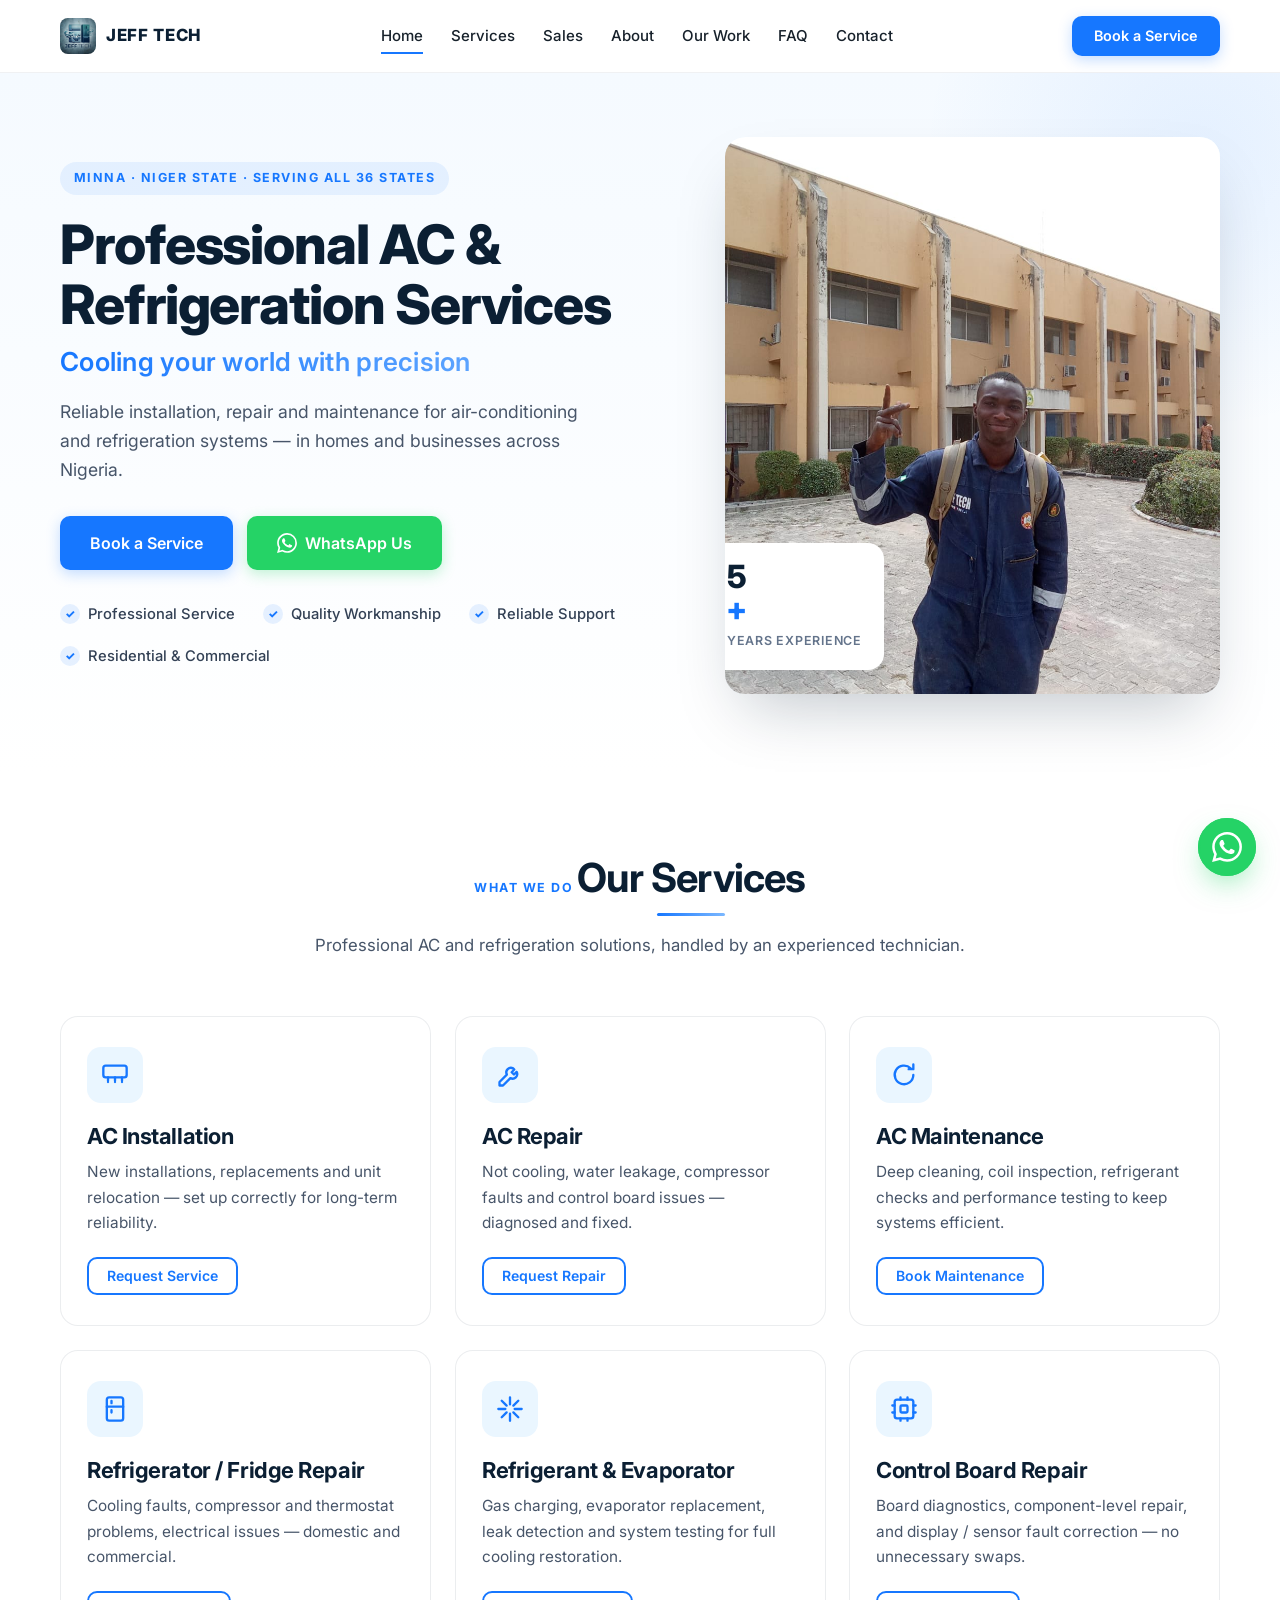
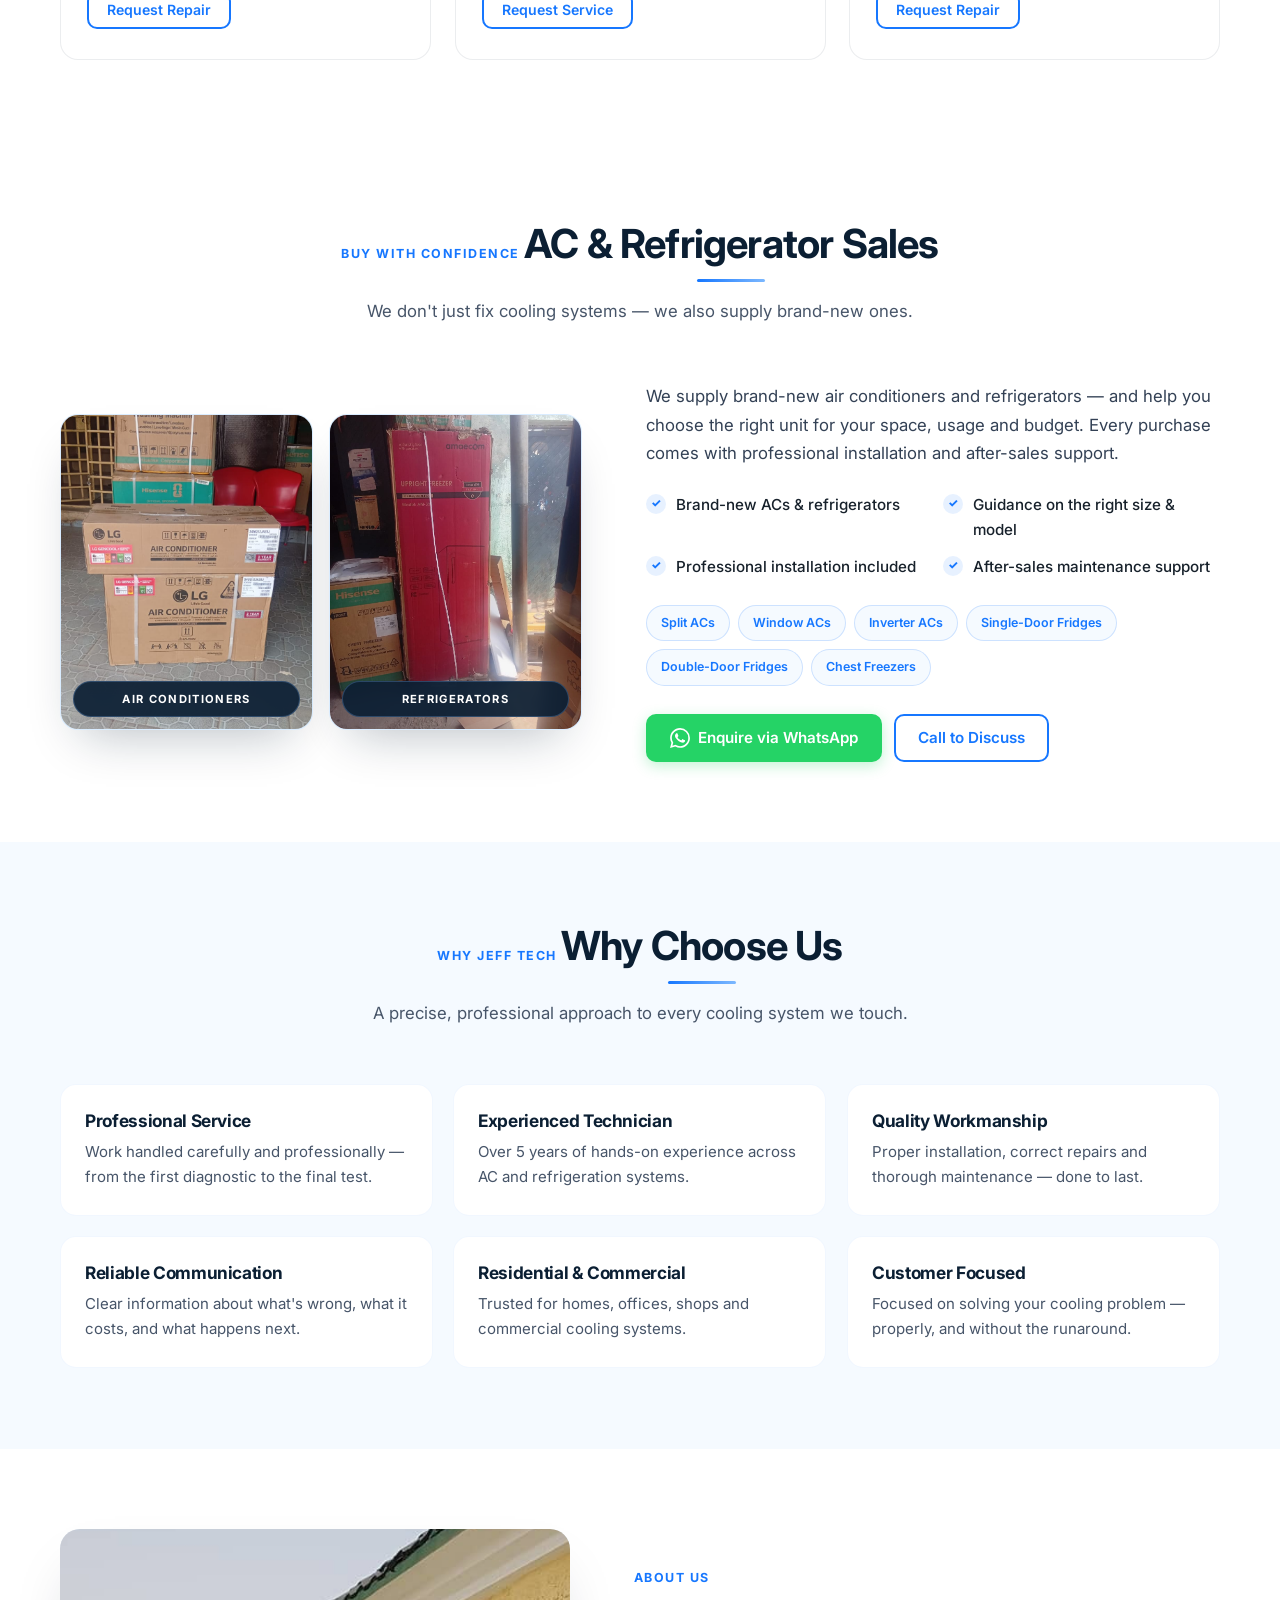
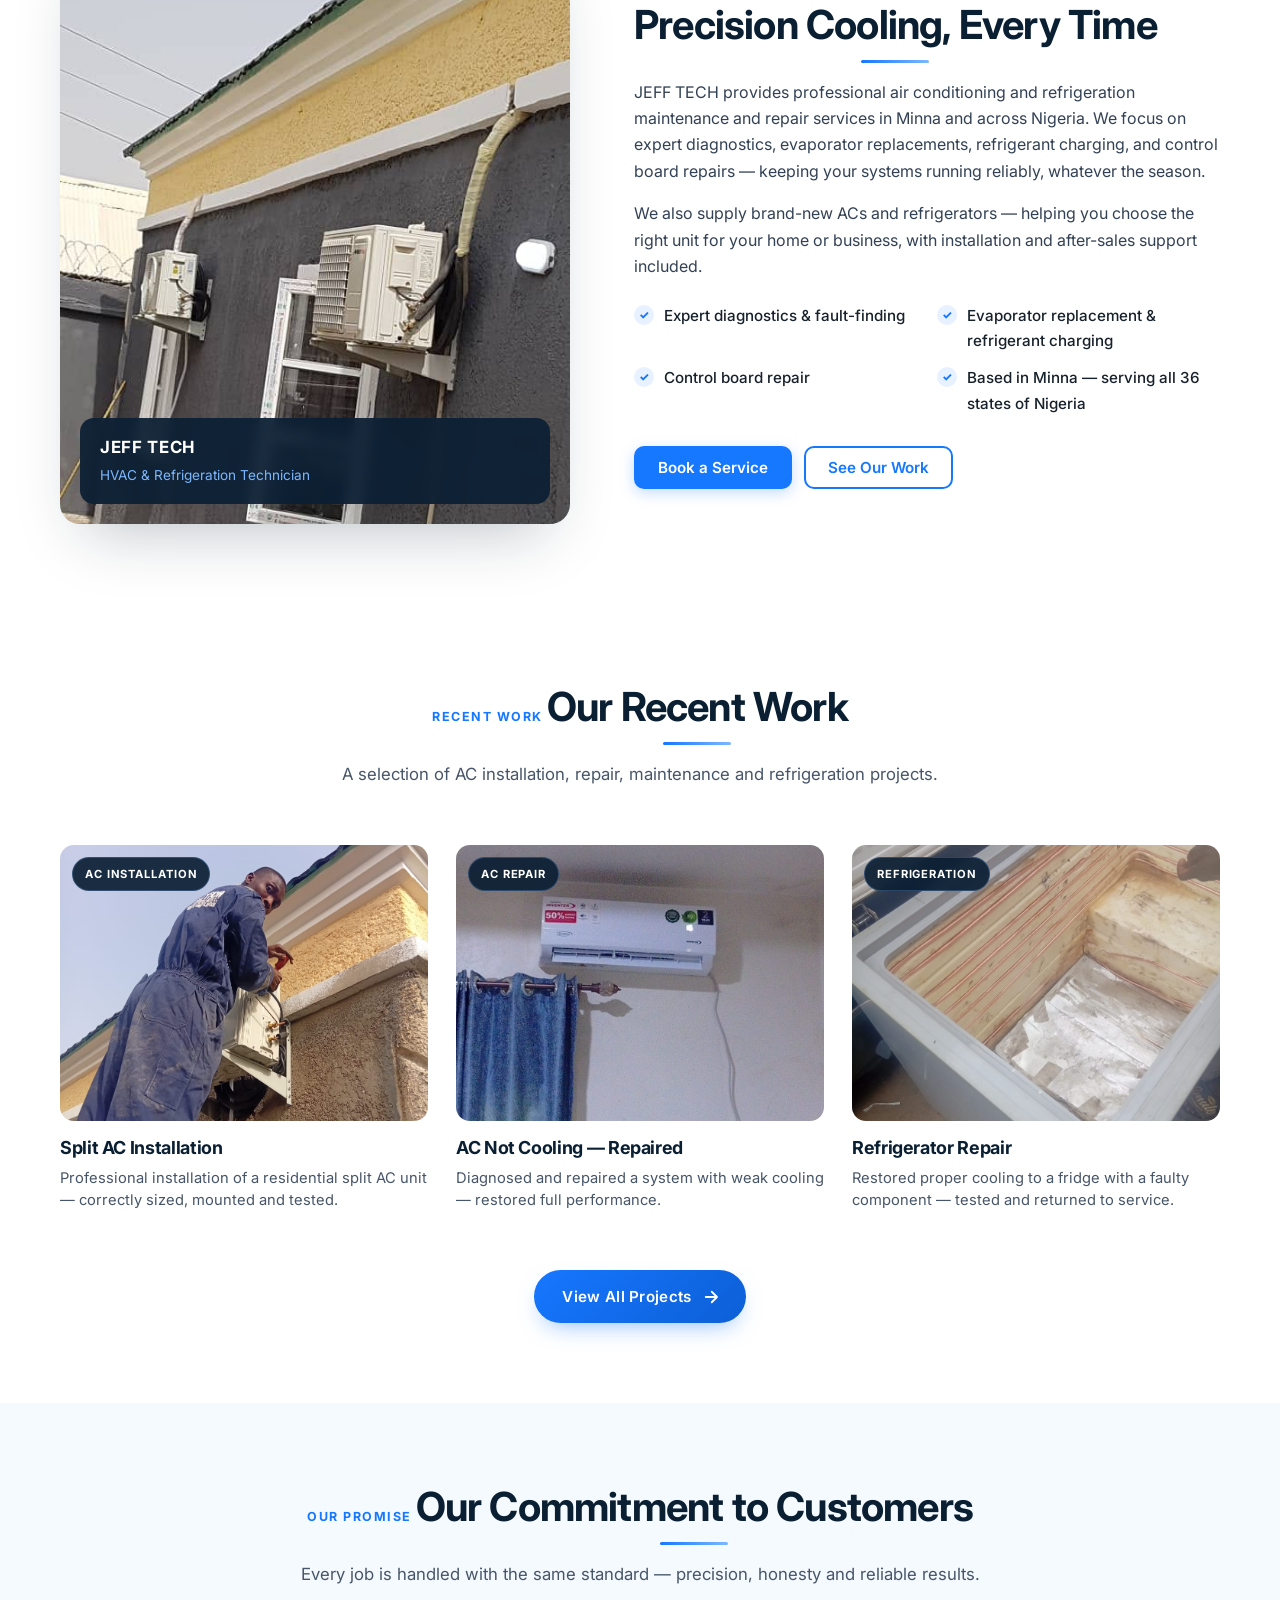
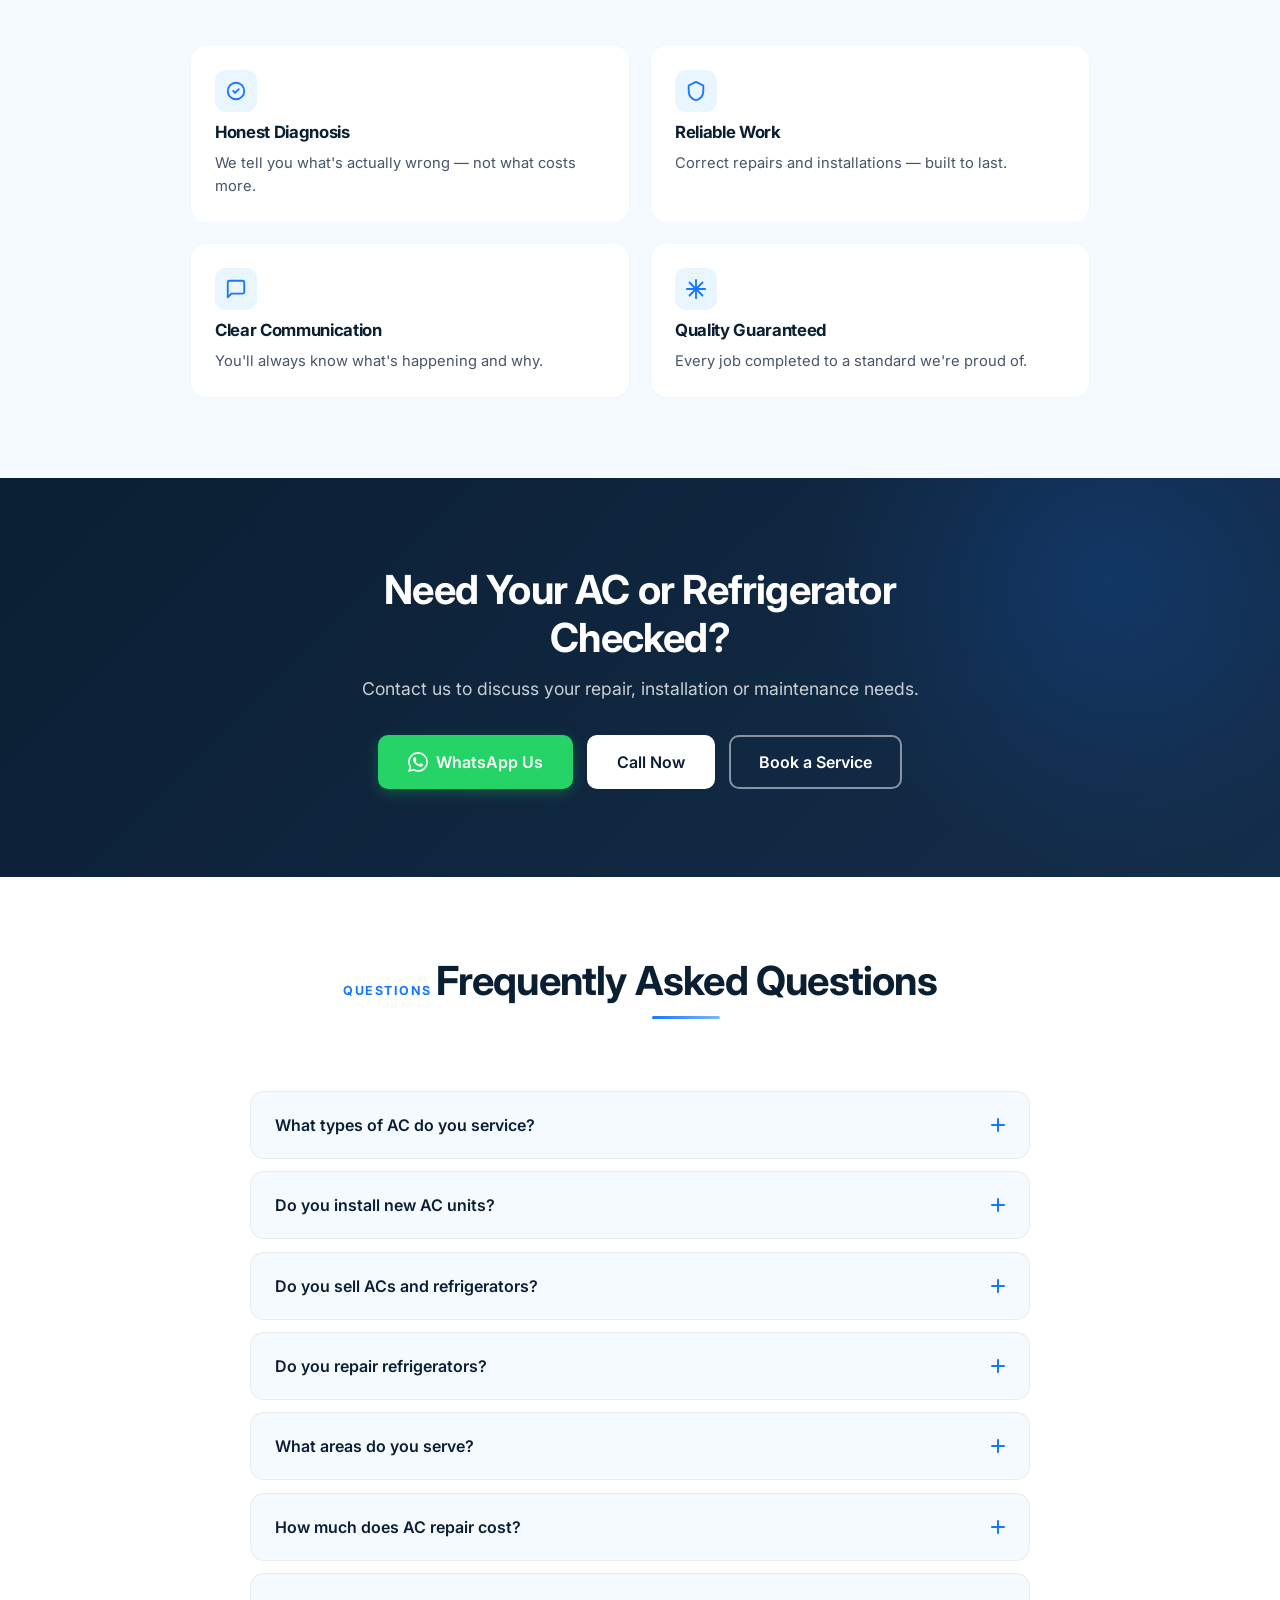
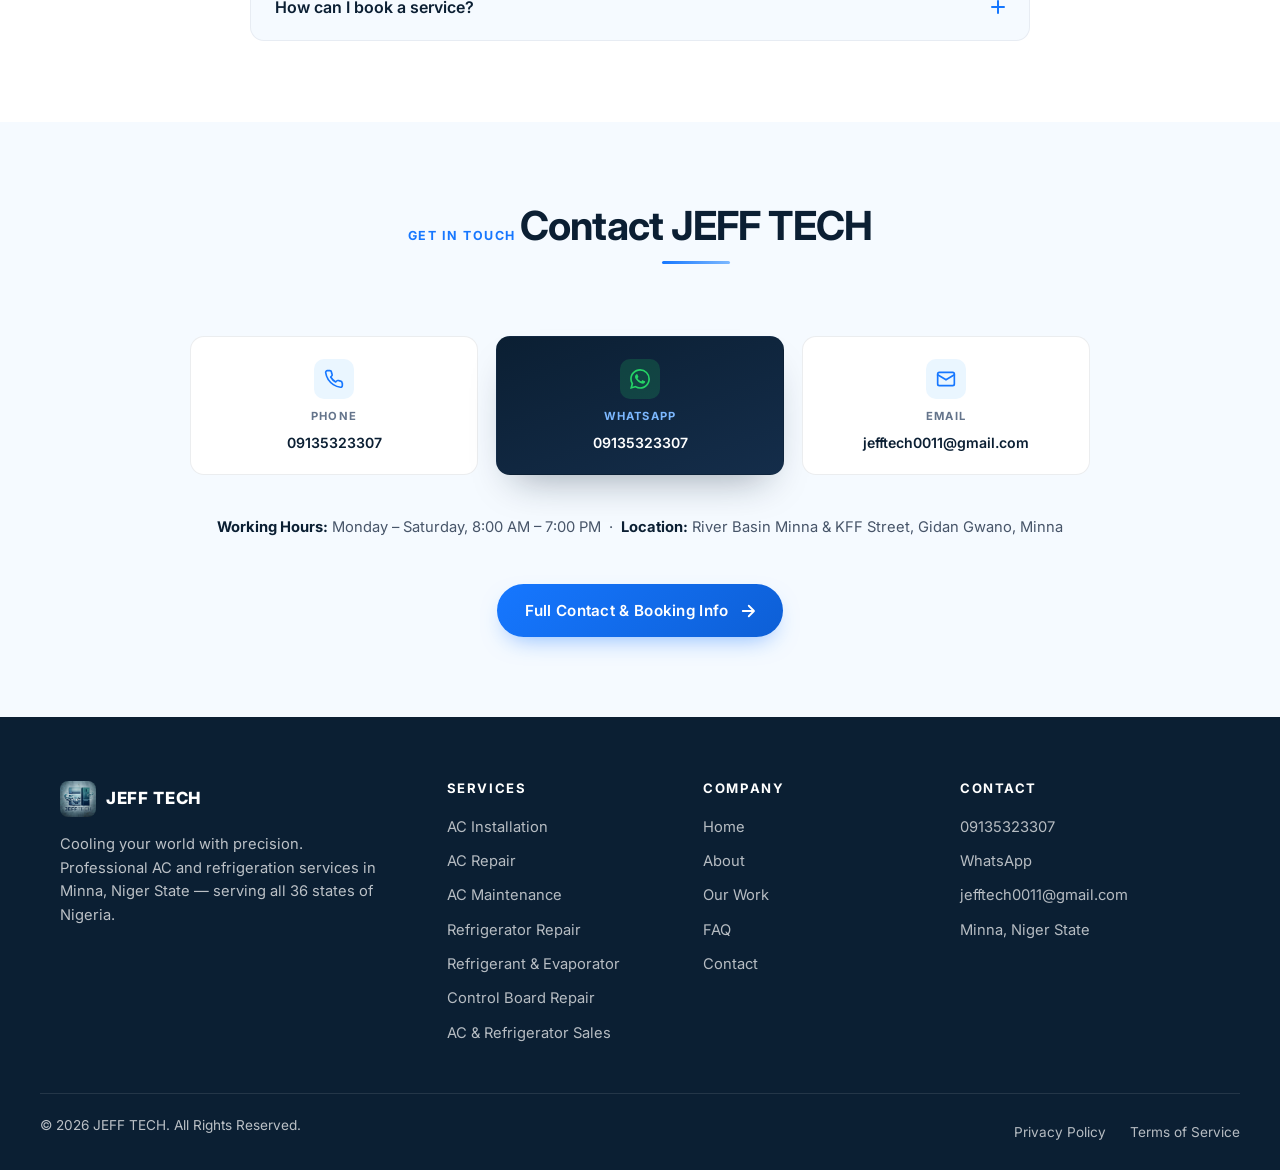
<file: index.html>
<!DOCTYPE html>
<html lang="en">
<head>
  <meta charset="UTF-8" />
  <meta name="viewport" content="width=device-width, initial-scale=1.0" />
  <meta name="theme-color" content="#0B1F33" />

  <title>JEFF TECH | AC & Refrigeration Services &amp; Sales in Minna, Niger State</title>
  <meta name="description" content="JEFF TECH provides professional AC installation, repair, maintenance and refrigeration services in Minna, Niger State — plus sales of brand-new ACs and refrigerators. Expert diagnostics, evaporator replacement, refrigerant charging & control board repair. Call 09135323307." />
  <meta name="keywords" content="AC repair Minna, AC installation Minna, AC maintenance Niger State, refrigerator repair Minna, fridge repair Niger State, HVAC services Nigeria, air conditioner technician Minna, buy AC Minna, refrigerator for sale Niger State, AC for sale Nigeria" />
  <meta name="author" content="JEFF TECH" />
  <link rel="canonical" href="https://jefftech.example.com/" />

  <meta property="og:type" content="website" />
  <meta property="og:title" content="JEFF TECH | AC & Refrigeration Services" />
  <meta property="og:description" content="Cooling your world with precision. Professional AC and refrigeration services in Minna, Niger State — serving all 36 states of Nigeria." />
  <meta property="og:url" content="https://jefftech.example.com/" />
  <meta property="og:image" content="https://jefftech.example.com/images/hero/hero-placeholder.jpeg" />
  <meta property="og:site_name" content="JEFF TECH" />

  <meta name="twitter:card" content="summary_large_image" />
  <meta name="twitter:title" content="JEFF TECH | AC & Refrigeration Services" />
  <meta name="twitter:description" content="Cooling your world with precision. Professional AC and refrigeration services in Minna and across Nigeria." />

  <link rel="icon" href="images/icons/favicon.svg" type="image/svg+xml" />
  <link rel="preconnect" href="https://fonts.googleapis.com" />
  <link rel="preconnect" href="https://fonts.gstatic.com" crossorigin />
  <link href="https://fonts.googleapis.com/css2?family=Inter:wght@400;500;600;700;800&display=swap" rel="stylesheet" />

  <link rel="stylesheet" href="css/style.css" />
  <link rel="stylesheet" href="css/responsive.css" />

  <script type="application/ld+json">
  {
    "@context": "https://schema.org",
    "@type": "HVACBusiness",
    "name": "JEFF TECH",
    "description": "Professional air conditioning and refrigeration maintenance, repair services, and sales of ACs and refrigerators based in Minna, Niger State, Nigeria.",
    "slogan": "Cooling your world with precision",
    "telephone": "+2349135323307",
    "email": "jefftech0011@gmail.com",
    "url": "https://jefftech.example.com/",
    "address": {
      "@type": "PostalAddress",
      "streetAddress": "KFF Street, Gidan Gwano",
      "addressLocality": "Minna",
      "addressRegion": "Niger State",
      "addressCountry": "NG"
    },
    "areaServed": { "@type": "Country", "name": "Nigeria" },
    "openingHoursSpecification": [{
      "@type": "OpeningHoursSpecification",
      "dayOfWeek": ["Monday","Tuesday","Wednesday","Thursday","Friday","Saturday"],
      "opens": "08:00",
      "closes": "19:00"
    }],
    "priceRange": "₦₦",
    "makesOffer": [
      { "@type": "Offer", "itemOffered": { "@type": "Product", "name": "Air Conditioners (Split, Window, Inverter)" } },
      { "@type": "Offer", "itemOffered": { "@type": "Product", "name": "Refrigerators (Single-Door, Double-Door)" } },
      { "@type": "Offer", "itemOffered": { "@type": "Product", "name": "Chest Freezers" } }
    ]
  }
  </script>
</head>

<body>

  <a href="#main" class="skip-link">Skip to main content</a>

  <header class="navbar" id="navbar">
    <div class="container nav-inner">
      <a href="index.html" class="logo" aria-label="JEFF TECH home">
        <img src="images/icons/logo.jpeg" alt="JEFF TECH" class="logo-img" />
        <span class="logo-text">JEFF TECH</span>
      </a>

      <nav class="nav-links" aria-label="Primary">
        <a href="#hero">Home</a>
        <a href="#services">Services</a>
        <a href="#sales">Sales</a>
        <a href="#about">About</a>
        <a href="projects.html">Our Work</a>
        <a href="#faq">FAQ</a>
        <a href="contact.html">Contact</a>
      </nav>

      <a href="contact.html" class="btn btn-primary nav-cta">Book a Service</a>

      <button class="nav-toggle" id="navToggle" aria-label="Open menu" aria-expanded="false" aria-controls="mobileMenu">
        <span></span><span></span><span></span>
      </button>
    </div>
  </header>

  <div class="mobile-menu" id="mobileMenu" aria-hidden="true">
    <nav aria-label="Mobile">
      <a href="#hero">Home</a>
      <a href="#services">Services</a>
      <a href="#sales">Sales</a>
      <a href="#about">About</a>
      <a href="projects.html">Our Work</a>
      <a href="#faq">FAQ</a>
      <a href="contact.html">Contact</a>
      <a href="contact.html" class="btn btn-primary mobile-menu-cta">Book a Service</a>
    </nav>
  </div>

  <main id="main">

    <!-- 1. HERO -->
    <section class="hero" id="hero">
      <div class="container hero-grid">

        <div class="hero-content">
          <span class="hero-eyebrow reveal">Minna · Niger State · Serving all 36 states</span>
          <h1 class="hero-title">
            Professional AC &amp; Refrigeration Services
            <span class="hero-title-accent">Cooling your world with precision</span>
          </h1>
          <p class="hero-sub reveal">
            Reliable installation, repair and maintenance for air-conditioning and refrigeration systems — in homes and businesses across Nigeria.
          </p>

          <div class="hero-actions reveal">
            <a href="contact.html" class="btn btn-primary btn-lg">Book a Service</a>
            <a href="https://wa.me/2349135323307?text=Hello%20JEFF%20TECH%2C%20I%20found%20your%20website%20and%20would%20like%20to%20inquire%20about%20your%20AC%20and%20refrigeration%20services."
               class="btn btn-whatsapp btn-lg"
               target="_blank" rel="noopener" data-wa="hero">
              <svg viewBox="0 0 24 24" width="20" height="20" fill="currentColor" aria-hidden="true"><path d="M17.472 14.382c-.297-.149-1.758-.867-2.03-.967-.273-.099-.471-.148-.67.15-.197.297-.767.966-.94 1.164-.173.199-.347.223-.644.075-.297-.15-1.255-.463-2.39-1.475-.883-.788-1.48-1.761-1.653-2.059-.173-.297-.018-.458.13-.606.134-.133.297-.347.446-.52.149-.174.198-.298.298-.497.099-.198.05-.371-.025-.52-.075-.149-.669-1.612-.916-2.207-.242-.579-.487-.5-.669-.51a12.8 12.8 0 0 0-.57-.01c-.198 0-.52.074-.792.372-.272.297-1.04 1.016-1.04 2.479 0 1.462 1.065 2.875 1.213 3.074.149.198 2.096 3.2 5.077 4.487.709.306 1.262.489 1.694.625.712.227 1.36.195 1.871.118.571-.085 1.758-.719 2.006-1.413.248-.694.248-1.289.173-1.413-.074-.124-.272-.198-.57-.347m-5.421 7.403h-.004a9.87 9.87 0 0 1-5.031-1.378l-.361-.214-3.741.982.998-3.648-.235-.374a9.86 9.86 0 0 1-1.51-5.26c.001-5.45 4.436-9.884 9.888-9.884 2.64 0 5.122 1.03 6.988 2.898a9.825 9.825 0 0 1 2.893 6.994c-.003 5.45-4.437 9.884-9.885 9.884m8.413-18.297A11.815 11.815 0 0 0 12.05 0C5.495 0 .16 5.335.157 11.892c0 2.096.547 4.142 1.588 5.945L.057 24l6.305-1.654a11.882 11.882 0 0 0 5.683 1.448h.005c6.554 0 11.89-5.335 11.893-11.893a11.821 11.821 0 0 0-3.48-8.413"/></svg>
              WhatsApp Us
            </a>
          </div>

          <ul class="hero-trust reveal" aria-label="Trust indicators">
            <li><span class="check" aria-hidden="true">✓</span> Professional Service</li>
            <li><span class="check" aria-hidden="true">✓</span> Quality Workmanship</li>
            <li><span class="check" aria-hidden="true">✓</span> Reliable Support</li>
            <li><span class="check" aria-hidden="true">✓</span> Residential &amp; Commercial</li>
          </ul>
        </div>

        <div class="hero-visual reveal">
          <div class="hero-image-wrap">
            <img src="images/hero/hero-placeholder.jpeg"
                 alt="JEFF TECH technician servicing an air conditioning unit"
                 width="640" height="720" loading="eager" fetchpriority="high" />
            <div class="hero-badge">
              <span class="hero-badge-num" data-count="5">0</span><span class="hero-badge-plus">+</span>
              <span class="hero-badge-label">Years Experience</span>
            </div>
          </div>
        </div>

      </div>
    </section>

    <!-- 2. SERVICES -->
    <section class="section services" id="services">
      <div class="container">
        <header class="section-head reveal">
          <span class="section-eyebrow">What We Do</span>
          <h2 class="section-title frost-line">Our Services</h2>
          <p class="section-sub">Professional AC and refrigeration solutions, handled by an experienced technician.</p>
        </header>

        <div class="services-row">
          <article class="service-card reveal">
            <div class="service-icon" aria-hidden="true">
              <svg viewBox="0 0 24 24" width="28" height="28" fill="none" stroke="currentColor" stroke-width="2" stroke-linecap="round" stroke-linejoin="round"><rect x="2" y="4" width="20" height="10" rx="2"/><path d="M6 14v3M12 14v3M18 14v3M6 18h.01M12 18h.01M18 18h.01"/></svg>
            </div>
            <h3>AC Installation</h3>
            <p>New installations, replacements and unit relocation — set up correctly for long-term reliability.</p>
            <a href="https://wa.me/2349135323307?text=Hello%20JEFF%20TECH%2C%20I%20would%20like%20to%20inquire%20about%20AC%20installation.%20My%20location%20is%20______."
               class="btn btn-outline service-cta" target="_blank" rel="noopener" data-wa="install">Request Service</a>
          </article>

          <article class="service-card reveal">
            <div class="service-icon" aria-hidden="true">
              <svg viewBox="0 0 24 24" width="28" height="28" fill="none" stroke="currentColor" stroke-width="2" stroke-linecap="round" stroke-linejoin="round"><path d="M14.7 6.3a4 4 0 0 0-5.4 5.4L3 18v3h3l6.3-6.3a4 4 0 0 0 5.4-5.4l-2.3 2.3-2-2 2.3-2.3z"/></svg>
            </div>
            <h3>AC Repair</h3>
            <p>Not cooling, water leakage, compressor faults and control board issues — diagnosed and fixed.</p>
            <a href="https://wa.me/2349135323307?text=Hello%20JEFF%20TECH%2C%20I%20need%20help%20repairing%20my%20AC.%20The%20problem%20is%20______.%20My%20location%20is%20______."
               class="btn btn-outline service-cta" target="_blank" rel="noopener" data-wa="repair">Request Repair</a>
          </article>

          <article class="service-card reveal">
            <div class="service-icon" aria-hidden="true">
              <svg viewBox="0 0 24 24" width="28" height="28" fill="none" stroke="currentColor" stroke-width="2" stroke-linecap="round" stroke-linejoin="round"><path d="M20 12a8 8 0 1 1-2.3-5.7"/><path d="M20 3v4h-4"/></svg>
            </div>
            <h3>AC Maintenance</h3>
            <p>Deep cleaning, coil inspection, refrigerant checks and performance testing to keep systems efficient.</p>
            <a href="https://wa.me/2349135323307?text=Hello%20JEFF%20TECH%2C%20I%20would%20like%20to%20book%20AC%20maintenance.%20My%20location%20is%20______."
               class="btn btn-outline service-cta" target="_blank" rel="noopener" data-wa="maintenance">Book Maintenance</a>
          </article>

          <article class="service-card reveal">
            <div class="service-icon" aria-hidden="true">
              <svg viewBox="0 0 24 24" width="28" height="28" fill="none" stroke="currentColor" stroke-width="2" stroke-linecap="round" stroke-linejoin="round"><rect x="5" y="2" width="14" height="20" rx="2"/><path d="M5 10h14M9 5v2M9 13v2"/></svg>
            </div>
            <h3>Refrigerator / Fridge Repair</h3>
            <p>Cooling faults, compressor and thermostat problems, electrical issues — domestic and commercial.</p>
            <a href="https://wa.me/2349135323307?text=Hello%20JEFF%20TECH%2C%20I%20need%20help%20repairing%20my%20refrigerator.%20The%20problem%20is%20______.%20My%20location%20is%20______."
               class="btn btn-outline service-cta" target="_blank" rel="noopener" data-wa="fridge-repair">Request Repair</a>
          </article>

          <article class="service-card reveal">
            <div class="service-icon" aria-hidden="true">
              <svg viewBox="0 0 24 24" width="28" height="28" fill="none" stroke="currentColor" stroke-width="2" stroke-linecap="round" stroke-linejoin="round"><path d="M12 2v6M12 16v6M4.9 4.9l4.2 4.2M14.9 14.9l4.2 4.2M2 12h6M16 12h6M4.9 19.1l4.2-4.2M14.9 9.1l4.2-4.2"/></svg>
            </div>
            <h3>Refrigerant &amp; Evaporator</h3>
            <p>Gas charging, evaporator replacement, leak detection and system testing for full cooling restoration.</p>
            <a href="https://wa.me/2349135323307?text=Hello%20JEFF%20TECH%2C%20I%20would%20like%20to%20inquire%20about%20refrigerant%20charging%20or%20evaporator%20replacement.%20My%20location%20is%20______."
               class="btn btn-outline service-cta" target="_blank" rel="noopener" data-wa="refrigerant">Request Service</a>
          </article>

          <article class="service-card reveal">
            <div class="service-icon" aria-hidden="true">
              <svg viewBox="0 0 24 24" width="28" height="28" fill="none" stroke="currentColor" stroke-width="2" stroke-linecap="round" stroke-linejoin="round"><rect x="4" y="4" width="16" height="16" rx="2"/><rect x="9" y="9" width="6" height="6" rx="1"/><path d="M9 2v2M15 2v2M9 20v2M15 20v2M2 9h2M2 15h2M20 9h2M20 15h2"/></svg>
            </div>
            <h3>Control Board Repair</h3>
            <p>Board diagnostics, component-level repair, and display / sensor fault correction — no unnecessary swaps.</p>
            <a href="https://wa.me/2349135323307?text=Hello%20JEFF%20TECH%2C%20I%20need%20help%20with%20a%20control%20board%20issue.%20My%20location%20is%20______."
               class="btn btn-outline service-cta" target="_blank" rel="noopener" data-wa="control-board">Request Repair</a>
          </article>
        </div>
      </div>
    </section>

    <!-- ============================================================
         2b. SALES — two images (AC + Fridge)
    ============================================================ -->
    <section class="section sales" id="sales">
      <div class="container">

        <header class="section-head reveal">
          <span class="section-eyebrow">Buy With Confidence</span>
          <h2 class="section-title frost-line">AC &amp; Refrigerator Sales</h2>
          <p class="section-sub">We don't just fix cooling systems — we also supply brand-new ones.</p>
        </header>

        <div class="sales-grid">

          <!-- LEFT: two product images -->
          <div class="sales-visual reveal">
            <div class="sales-images">
              <figure class="sales-image-card">
                <img src="images/sales/ac.jpeg"
                     alt="Brand-new air conditioner available at JEFF TECH"
                     loading="lazy" width="400" height="500" />
                <figcaption class="sales-label">Air Conditioners</figcaption>
              </figure>
              <figure class="sales-image-card">
                <img src="images/sales/fridge.jpeg"
                     alt="Brand-new refrigerator available at JEFF TECH"
                     loading="lazy" width="400" height="500" />
                <figcaption class="sales-label">Refrigerators</figcaption>
              </figure>
            </div>
          </div>

          <!-- RIGHT: content -->
          <div class="sales-content reveal">
            <p class="sales-lede">We supply brand-new air conditioners and refrigerators — and help you choose the right unit for your space, usage and budget. Every purchase comes with professional installation and after-sales support.</p>

            <ul class="sales-list">
              <li><span class="check" aria-hidden="true">✓</span> Brand-new ACs &amp; refrigerators</li>
              <li><span class="check" aria-hidden="true">✓</span> Guidance on the right size &amp; model</li>
              <li><span class="check" aria-hidden="true">✓</span> Professional installation included</li>
              <li><span class="check" aria-hidden="true">✓</span> After-sales maintenance support</li>
            </ul>

            <div class="sales-chips" aria-label="What we sell">
              <span class="sales-chip">Split ACs</span>
              <span class="sales-chip">Window ACs</span>
              <span class="sales-chip">Inverter ACs</span>
              <span class="sales-chip">Single-Door Fridges</span>
              <span class="sales-chip">Double-Door Fridges</span>
              <span class="sales-chip">Chest Freezers</span>
            </div>

            <div class="sales-actions">
              <a href="https://wa.me/2349135323307?text=Hello%20JEFF%20TECH%2C%20I%20would%20like%20to%20enquire%20about%20buying%20an%20AC%20or%20refrigerator.%20My%20location%20is%20______."
                 class="btn btn-whatsapp" target="_blank" rel="noopener" data-wa="sales">
                <svg viewBox="0 0 24 24" width="20" height="20" fill="currentColor" aria-hidden="true"><path d="M17.472 14.382c-.297-.149-1.758-.867-2.03-.967-.273-.099-.471-.148-.67.15-.197.297-.767.966-.94 1.164-.173.199-.347.223-.644.075-.297-.15-1.255-.463-2.39-1.475-.883-.788-1.48-1.761-1.653-2.059-.173-.297-.018-.458.13-.606.134-.133.297-.347.446-.52.149-.174.198-.298.298-.497.099-.198.05-.371-.025-.52-.075-.149-.669-1.612-.916-2.207-.242-.579-.487-.5-.669-.51a12.8 12.8 0 0 0-.57-.01c-.198 0-.52.074-.792.372-.272.297-1.04 1.016-1.04 2.479 0 1.462 1.065 2.875 1.213 3.074.149.198 2.096 3.2 5.077 4.487.709.306 1.262.489 1.694.625.712.227 1.36.195 1.871.118.571-.085 1.758-.719 2.006-1.413.248-.694.248-1.289.173-1.413-.074-.124-.272-.198-.57-.347m-5.421 7.403h-.004a9.87 9.87 0 0 1-5.031-1.378l-.361-.214-3.741.982.998-3.648-.235-.374a9.86 9.86 0 0 1-1.51-5.26c.001-5.45 4.436-9.884 9.888-9.884 2.64 0 5.122 1.03 6.988 2.898a9.825 9.825 0 0 1 2.893 6.994c-.003 5.45-4.437 9.884-9.885 9.884m8.413-18.297A11.815 11.815 0 0 0 12.05 0C5.495 0 .16 5.335.157 11.892c0 2.096.547 4.142 1.588 5.945L.057 24l6.305-1.654a11.882 11.882 0 0 0 5.683 1.448h.005c6.554 0 11.89-5.335 11.893-11.893a11.821 11.821 0 0 0-3.48-8.413"/></svg>
                Enquire via WhatsApp
              </a>
              <a href="tel:+2349135323307" class="btn btn-outline" data-phone="sales">Call to Discuss</a>
            </div>
          </div>

        </div>
      </div>
    </section>

    <!-- 3. WHY CHOOSE US -->
    <section class="section why" id="why">
      <div class="container">
        <header class="section-head reveal">
          <span class="section-eyebrow">Why JEFF TECH</span>
          <h2 class="section-title frost-line">Why Choose Us</h2>
          <p class="section-sub">A precise, professional approach to every cooling system we touch.</p>
        </header>

        <div class="why-grid">
          <div class="why-card reveal">
            <h3>Professional Service</h3>
            <p>Work handled carefully and professionally — from the first diagnostic to the final test.</p>
          </div>
          <div class="why-card reveal">
            <h3>Experienced Technician</h3>
            <p>Over 5 years of hands-on experience across AC and refrigeration systems.</p>
          </div>
          <div class="why-card reveal">
            <h3>Quality Workmanship</h3>
            <p>Proper installation, correct repairs and thorough maintenance — done to last.</p>
          </div>
          <div class="why-card reveal">
            <h3>Reliable Communication</h3>
            <p>Clear information about what's wrong, what it costs, and what happens next.</p>
          </div>
          <div class="why-card reveal">
            <h3>Residential &amp; Commercial</h3>
            <p>Trusted for homes, offices, shops and commercial cooling systems.</p>
          </div>
          <div class="why-card reveal">
            <h3>Customer Focused</h3>
            <p>Focused on solving your cooling problem — properly, and without the runaround.</p>
          </div>
        </div>
      </div>
    </section>

    <!-- 4. ABOUT -->
    <section class="section about" id="about">
      <div class="container about-grid">

        <div class="about-visual reveal">
          <div class="about-image-wrap">
            <img src="images/technician/technician-placeholder.jpeg"
                 alt="JEFF TECH HVAC and refrigeration technician" loading="lazy" width="600" height="700" />
            <div class="about-name-tag">
              <strong>JEFF TECH</strong>
              <span>HVAC &amp; Refrigeration Technician</span>
            </div>
          </div>
        </div>

        <div class="about-content reveal">
          <span class="section-eyebrow">About Us</span>
          <h2 class="section-title frost-line">Precision Cooling, Every Time</h2>
          <p>JEFF TECH provides professional air conditioning and refrigeration maintenance and repair services in Minna and across Nigeria. We focus on expert diagnostics, evaporator replacements, refrigerant charging, and control board repairs — keeping your systems running reliably, whatever the season.</p>
          <p>We also supply brand-new ACs and refrigerators — helping you choose the right unit for your home or business, with installation and after-sales support included.</p>

          <ul class="about-list">
            <li><span class="check" aria-hidden="true">✓</span> Expert diagnostics &amp; fault-finding</li>
            <li><span class="check" aria-hidden="true">✓</span> Evaporator replacement &amp; refrigerant charging</li>
            <li><span class="check" aria-hidden="true">✓</span> Control board repair</li>
            <li><span class="check" aria-hidden="true">✓</span> Based in Minna — serving all 36 states of Nigeria</li>
          </ul>

          <div class="about-actions">
            <a href="contact.html" class="btn btn-primary">Book a Service</a>
            <a href="projects.html" class="btn btn-outline">See Our Work</a>
          </div>
        </div>

      </div>
    </section>

    <!-- 5. RECENT WORK -->
    <section class="section project-preview" id="work">
      <div class="container">
        <header class="section-head reveal">
          <span class="section-eyebrow">Recent Work</span>
          <h2 class="section-title frost-line">Our Recent Work</h2>
          <p class="section-sub">A selection of AC installation, repair, maintenance and refrigeration projects.</p>
        </header>

        <div class="grid grid-3 project-grid">
          <a class="project-card reveal" href="projects.html">
            <div class="project-thumb">
              <img src="images/projects/project-1.jpeg" alt="Split AC installation project" loading="lazy" width="400" height="300" />
              <span class="project-cat">AC Installation</span>
            </div>
            <h3>Split AC Installation</h3>
            <p>Professional installation of a residential split AC unit — correctly sized, mounted and tested.</p>
          </a>
          <a class="project-card reveal" href="projects.html">
            <div class="project-thumb">
              <img src="images/projects/project-2.jpeg" alt="AC repair project" loading="lazy" width="400" height="300" />
              <span class="project-cat">AC Repair</span>
            </div>
            <h3>AC Not Cooling — Repaired</h3>
            <p>Diagnosed and repaired a system with weak cooling — restored full performance.</p>
          </a>
          <a class="project-card reveal" href="projects.html">
            <div class="project-thumb">
              <img src="images/projects/project-4.jpeg" alt="Refrigerator repair project" loading="lazy" width="400" height="300" />
              <span class="project-cat">Refrigeration</span>
            </div>
            <h3>Refrigerator Repair</h3>
            <p>Restored proper cooling to a fridge with a faulty component — tested and returned to service.</p>
          </a>
        </div>

        <div class="view-all-wrap reveal">
          <a href="projects.html" class="btn-view-all">
            <span>View All Projects</span>
            <svg viewBox="0 0 24 24" width="18" height="18" fill="none" stroke="currentColor" stroke-width="2.4" stroke-linecap="round" stroke-linejoin="round" aria-hidden="true"><path d="M5 12h14M13 5l7 7-7 7"/></svg>
          </a>
        </div>
      </div>
    </section>

    <!-- 6. OUR PROMISE -->
    <section class="section commitment" id="reviews">
      <div class="container">
        <header class="section-head reveal">
          <span class="section-eyebrow">Our Promise</span>
          <h2 class="section-title frost-line">Our Commitment to Customers</h2>
          <p class="section-sub">Every job is handled with the same standard — precision, honesty and reliable results.</p>
        </header>

        <div class="promise-grid">
          <div class="promise-card reveal">
            <div class="promise-icon" aria-hidden="true">
              <svg viewBox="0 0 24 24" width="22" height="22" fill="none" stroke="currentColor" stroke-width="2" stroke-linecap="round" stroke-linejoin="round"><circle cx="12" cy="12" r="9"/><path d="m9 12 2 2 4-4"/></svg>
            </div>
            <h3>Honest Diagnosis</h3>
            <p>We tell you what's actually wrong — not what costs more.</p>
          </div>
          <div class="promise-card reveal">
            <div class="promise-icon" aria-hidden="true">
              <svg viewBox="0 0 24 24" width="22" height="22" fill="none" stroke="currentColor" stroke-width="2" stroke-linecap="round" stroke-linejoin="round"><path d="M12 2 4 6v6c0 5 3.4 9.4 8 10 4.6-.6 8-5 8-10V6l-8-4z"/></svg>
            </div>
            <h3>Reliable Work</h3>
            <p>Correct repairs and installations — built to last.</p>
          </div>
          <div class="promise-card reveal">
            <div class="promise-icon" aria-hidden="true">
              <svg viewBox="0 0 24 24" width="22" height="22" fill="none" stroke="currentColor" stroke-width="2" stroke-linecap="round" stroke-linejoin="round"><path d="M21 15a2 2 0 0 1-2 2H7l-4 4V5a2 2 0 0 1 2-2h14a2 2 0 0 1 2 2z"/></svg>
            </div>
            <h3>Clear Communication</h3>
            <p>You'll always know what's happening and why.</p>
          </div>
          <div class="promise-card reveal">
            <div class="promise-icon" aria-hidden="true">
              <svg viewBox="0 0 24 24" width="22" height="22" fill="none" stroke="currentColor" stroke-width="2" stroke-linecap="round" stroke-linejoin="round"><path d="M12 2v20M2 12h20M4.9 4.9l14.2 14.2M19.1 4.9 4.9 19.1"/></svg>
            </div>
            <h3>Quality Guaranteed</h3>
            <p>Every job completed to a standard we're proud of.</p>
          </div>
        </div>
      </div>
    </section>

    <!-- 7. MAIN CTA -->
    <section class="section main-cta">
      <div class="container main-cta-inner reveal">
        <h2>Need Your AC or Refrigerator Checked?</h2>
        <p>Contact us to discuss your repair, installation or maintenance needs.</p>
        <div class="main-cta-actions">
          <a href="https://wa.me/2349135323307?text=Hello%20JEFF%20TECH%2C%20I%20found%20your%20website%20and%20would%20like%20to%20inquire%20about%20your%20HVAC%20and%20refrigeration%20services."
             class="btn btn-whatsapp btn-lg" target="_blank" rel="noopener" data-wa="main-cta">
            <svg viewBox="0 0 24 24" width="20" height="20" fill="currentColor" aria-hidden="true"><path d="M17.472 14.382c-.297-.149-1.758-.867-2.03-.967-.273-.099-.471-.148-.67.15-.197.297-.767.966-.94 1.164-.173.199-.347.223-.644.075-.297-.15-1.255-.463-2.39-1.475-.883-.788-1.48-1.761-1.653-2.059-.173-.297-.018-.458.13-.606.134-.133.297-.347.446-.52.149-.174.198-.298.298-.497.099-.198.05-.371-.025-.52-.075-.149-.669-1.612-.916-2.207-.242-.579-.487-.5-.669-.51a12.8 12.8 0 0 0-.57-.01c-.198 0-.52.074-.792.372-.272.297-1.04 1.016-1.04 2.479 0 1.462 1.065 2.875 1.213 3.074.149.198 2.096 3.2 5.077 4.487.709.306 1.262.489 1.694.625.712.227 1.36.195 1.871.118.571-.085 1.758-.719 2.006-1.413.248-.694.248-1.289.173-1.413-.074-.124-.272-.198-.57-.347m-5.421 7.403h-.004a9.87 9.87 0 0 1-5.031-1.378l-.361-.214-3.741.982.998-3.648-.235-.374a9.86 9.86 0 0 1-1.51-5.26c.001-5.45 4.436-9.884 9.888-9.884 2.64 0 5.122 1.03 6.988 2.898a9.825 9.825 0 0 1 2.893 6.994c-.003 5.45-4.437 9.884-9.885 9.884m8.413-18.297A11.815 11.815 0 0 0 12.05 0C5.495 0 .16 5.335.157 11.892c0 2.096.547 4.142 1.588 5.945L.057 24l6.305-1.654a11.882 11.882 0 0 0 5.683 1.448h.005c6.554 0 11.89-5.335 11.893-11.893a11.821 11.821 0 0 0-3.48-8.413"/></svg>
            WhatsApp Us
          </a>
          <a href="tel:+2349135323307" class="btn btn-light btn-lg" data-phone="main-cta">Call Now</a>
          <a href="contact.html" class="btn btn-outline-light btn-lg">Book a Service</a>
        </div>
      </div>
    </section>

    <!-- 8. FAQ -->
    <section class="section faq" id="faq">
      <div class="container faq-container">
        <header class="section-head reveal">
          <span class="section-eyebrow">Questions</span>
          <h2 class="section-title frost-line">Frequently Asked Questions</h2>
        </header>

        <div class="faq-list" id="faqList">

          <details class="faq-item reveal">
            <summary><span>What types of AC do you service?</span><span class="faq-chevron" aria-hidden="true"></span></summary>
            <div class="faq-answer"><p>We service split ACs and window units for residential and commercial use — including installation, repair, maintenance, refrigerant charging and control board repair.</p></div>
          </details>

          <details class="faq-item reveal">
            <summary><span>Do you install new AC units?</span><span class="faq-chevron" aria-hidden="true"></span></summary>
            <div class="faq-answer"><p>Yes. We handle new installations, replacements and relocation of AC units — set up correctly for efficiency and long-term reliability.</p></div>
          </details>

          <details class="faq-item reveal">
            <summary><span>Do you sell ACs and refrigerators?</span><span class="faq-chevron" aria-hidden="true"></span></summary>
            <div class="faq-answer"><p>Yes. We supply brand-new ACs and refrigerators — including split, window and inverter ACs, single-door and double-door fridges, and chest freezers. We help you pick the right unit for your space and budget, and installation is included. Message us on WhatsApp to enquire.</p></div>
          </details>

          <details class="faq-item reveal">
            <summary><span>Do you repair refrigerators?</span><span class="faq-chevron" aria-hidden="true"></span></summary>
            <div class="faq-answer"><p>Yes. We repair and maintain domestic and commercial refrigerators — including cooling faults, compressor issues, thermostat problems and electrical faults.</p></div>
          </details>

          <details class="faq-item reveal">
            <summary><span>What areas do you serve?</span><span class="faq-chevron" aria-hidden="true"></span></summary>
            <div class="faq-answer"><p>We're based in Minna, Niger State — and offer professional, reliable cooling system services across all thirty-six states of Nigeria.</p></div>
          </details>

          <details class="faq-item reveal">
            <summary><span>How much does AC repair cost?</span><span class="faq-chevron" aria-hidden="true"></span></summary>
            <div class="faq-answer"><p>Cost depends on the fault and the parts required. We diagnose first, then tell you what's needed — no guessing, no surprises. Message us on WhatsApp with the problem and your location for a clearer picture.</p></div>
          </details>

          <details class="faq-item reveal">
            <summary><span>How can I book a service?</span><span class="faq-chevron" aria-hidden="true"></span></summary>
            <div class="faq-answer"><p>Three ways: call 09135323307, message us on WhatsApp, or visit our <a href="contact.html">Contact page</a> for full contact details and locations.</p></div>
          </details>

        </div>
      </div>
    </section>

    <!-- 9. CONTACT PREVIEW -->
    <section class="section contact-preview" id="contact-preview">
      <div class="container">
        <header class="section-head reveal">
          <span class="section-eyebrow">Get In Touch</span>
          <h2 class="section-title frost-line">Contact JEFF TECH</h2>
        </header>

        <div class="contact-trio">

          <a class="contact-mini reveal" href="tel:+2349135323307" data-phone="preview">
            <div class="contact-mini-icon" aria-hidden="true">
              <svg viewBox="0 0 24 24" width="20" height="20" fill="none" stroke="currentColor" stroke-width="2" stroke-linecap="round" stroke-linejoin="round"><path d="M22 16.9v3a2 2 0 0 1-2.2 2 19.8 19.8 0 0 1-8.6-3.1 19.5 19.5 0 0 1-6-6A19.8 19.8 0 0 1 2 4.2 2 2 0 0 1 4 2h3a2 2 0 0 1 2 1.7c.1.9.3 1.8.7 2.6a2 2 0 0 1-.5 2.1L8 9.6a16 16 0 0 0 6 6l1.2-1.2a2 2 0 0 1 2.1-.5c.8.3 1.7.6 2.6.7a2 2 0 0 1 1.7 2z"/></svg>
            </div>
            <span class="contact-mini-label">Phone</span>
            <span class="contact-mini-value">09135323307</span>
          </a>

          <a class="contact-mini contact-mini-featured reveal"
             href="https://wa.me/2349135323307?text=Hello%20JEFF%20TECH%2C%20I%20found%20your%20website%20and%20would%20like%20to%20inquire%20about%20your%20AC%20and%20refrigeration%20services."
             target="_blank" rel="noopener" data-wa="preview">
            <div class="contact-mini-icon" aria-hidden="true">
              <svg viewBox="0 0 24 24" width="20" height="20" fill="currentColor"><path d="M17.472 14.382c-.297-.149-1.758-.867-2.03-.967-.273-.099-.471-.148-.67.15-.197.297-.767.966-.94 1.164-.173.199-.347.223-.644.075-.297-.15-1.255-.463-2.39-1.475-.883-.788-1.48-1.761-1.653-2.059-.173-.297-.018-.458.13-.606.134-.133.297-.347.446-.52.149-.174.198-.298.298-.497.099-.198.05-.371-.025-.52-.075-.149-.669-1.612-.916-2.207-.242-.579-.487-.5-.669-.51a12.8 12.8 0 0 0-.57-.01c-.198 0-.52.074-.792.372-.272.297-1.04 1.016-1.04 2.479 0 1.462 1.065 2.875 1.213 3.074.149.198 2.096 3.2 5.077 4.487.709.306 1.262.489 1.694.625.712.227 1.36.195 1.871.118.571-.085 1.758-.719 2.006-1.413.248-.694.248-1.289.173-1.413-.074-.124-.272-.198-.57-.347m-5.421 7.403h-.004a9.87 9.87 0 0 1-5.031-1.378l-.361-.214-3.741.982.998-3.648-.235-.374a9.86 9.86 0 0 1-1.51-5.26c.001-5.45 4.436-9.884 9.888-9.884 2.64 0 5.122 1.03 6.988 2.898a9.825 9.825 0 0 1 2.893 6.994c-.003 5.45-4.437 9.884-9.885 9.884m8.413-18.297A11.815 11.815 0 0 0 12.05 0C5.495 0 .16 5.335.157 11.892c0 2.096.547 4.142 1.588 5.945L.057 24l6.305-1.654a11.882 11.882 0 0 0 5.683 1.448h.005c6.554 0 11.89-5.335 11.893-11.893a11.821 11.821 0 0 0-3.48-8.413"/></svg>
            </div>
            <span class="contact-mini-label">WhatsApp</span>
            <span class="contact-mini-value">09135323307</span>
          </a>

          <a class="contact-mini reveal" href="mailto:jefftech0011@gmail.com">
            <div class="contact-mini-icon" aria-hidden="true">
              <svg viewBox="0 0 24 24" width="20" height="20" fill="none" stroke="currentColor" stroke-width="2" stroke-linecap="round" stroke-linejoin="round"><rect x="2" y="4" width="20" height="16" rx="2"/><path d="m2 7 10 6 10-6"/></svg>
            </div>
            <span class="contact-mini-label">Email</span>
            <span class="contact-mini-value">jefftech0011@gmail.com</span>
          </a>

        </div>

        <div class="contact-hours reveal">
          <strong>Working Hours:</strong> Monday – Saturday, 8:00 AM – 7:00 PM &nbsp;·&nbsp; <strong>Location:</strong> River Basin Minna &amp; KFF Street, Gidan Gwano, Minna
        </div>

        <div class="view-all-wrap reveal">
          <a href="contact.html" class="btn-view-all">
            <span>Full Contact &amp; Booking Info</span>
            <svg viewBox="0 0 24 24" width="18" height="18" fill="none" stroke="currentColor" stroke-width="2.4" stroke-linecap="round" stroke-linejoin="round" aria-hidden="true"><path d="M5 12h14M13 5l7 7-7 7"/></svg>
          </a>
        </div>
      </div>
    </section>

  </main>

  <footer class="footer">
    <div class="container footer-grid">

      <div class="footer-col footer-brand">
        <a href="index.html" class="logo logo-footer">
            <img src="images/icons/logo.jpeg" alt="JEFF TECH" class="logo-img" />
            <span class="logo-text">JEFF TECH</span>
        </a>
        <p>Cooling your world with precision. Professional AC and refrigeration services in Minna, Niger State — serving all 36 states of Nigeria.</p>
      </div>

      <div class="footer-col">
        <h4>Services</h4>
        <ul>
          <li><a href="index.html#services">AC Installation</a></li>
          <li><a href="index.html#services">AC Repair</a></li>
          <li><a href="index.html#services">AC Maintenance</a></li>
          <li><a href="index.html#services">Refrigerator Repair</a></li>
          <li><a href="index.html#services">Refrigerant &amp; Evaporator</a></li>
          <li><a href="index.html#services">Control Board Repair</a></li>
          <li><a href="index.html#sales">AC &amp; Refrigerator Sales</a></li>
        </ul>
      </div>

      <div class="footer-col">
        <h4>Company</h4>
        <ul>
          <li><a href="index.html">Home</a></li>
          <li><a href="index.html#about">About</a></li>
          <li><a href="projects.html">Our Work</a></li>
          <li><a href="index.html#faq">FAQ</a></li>
          <li><a href="contact.html">Contact</a></li>
        </ul>
      </div>

      <div class="footer-col">
        <h4>Contact</h4>
        <ul>
          <li><a href="tel:+2349135323307" data-phone="footer">09135323307</a></li>
          <li><a href="https://wa.me/2349135323307?text=Hello%20JEFF%20TECH%2C%20I%20found%20your%20website%20and%20would%20like%20to%20inquire%20about%20your%20AC%20and%20refrigeration%20services." target="_blank" rel="noopener" data-wa="footer">WhatsApp</a></li>
          <li><a href="mailto:jefftech0011@gmail.com">jefftech0011@gmail.com</a></li>
          <li>Minna, Niger State</li>
        </ul>
      </div>

    </div>

    <div class="container footer-bottom">
      <p>© 2026 JEFF TECH. All Rights Reserved.</p>
      <ul>
        <li><a href="#">Privacy Policy</a></li>
        <li><a href="#">Terms of Service</a></li>
      </ul>
    </div>
  </footer>

  <a href="https://wa.me/2349135323307?text=Hello%20JEFF%20TECH%2C%20I%20found%20your%20website%20and%20would%20like%20to%20inquire%20about%20your%20AC%20and%20refrigeration%20services."
     class="whatsapp-float" target="_blank" rel="noopener" aria-label="Chat on WhatsApp" data-wa="float">
    <svg viewBox="0 0 24 24" width="30" height="30" fill="currentColor" aria-hidden="true"><path d="M17.472 14.382c-.297-.149-1.758-.867-2.03-.967-.273-.099-.471-.148-.67.15-.197.297-.767.966-.94 1.164-.173.199-.347.223-.644.075-.297-.15-1.255-.463-2.39-1.475-.883-.788-1.48-1.761-1.653-2.059-.173-.297-.018-.458.13-.606.134-.133.297-.347.446-.52.149-.174.198-.298.298-.497.099-.198.05-.371-.025-.52-.075-.149-.669-1.612-.916-2.207-.242-.579-.487-.5-.669-.51a12.8 12.8 0 0 0-.57-.01c-.198 0-.52.074-.792.372-.272.297-1.04 1.016-1.04 2.479 0 1.462 1.065 2.875 1.213 3.074.149.198 2.096 3.2 5.077 4.487.709.306 1.262.489 1.694.625.712.227 1.36.195 1.871.118.571-.085 1.758-.719 2.006-1.413.248-.694.248-1.289.173-1.413-.074-.124-.272-.198-.57-.347m-5.421 7.403h-.004a9.87 9.87 0 0 1-5.031-1.378l-.361-.214-3.741.982.998-3.648-.235-.374a9.86 9.86 0 0 1-1.51-5.26c.001-5.45 4.436-9.884 9.888-9.884 2.64 0 5.122 1.03 6.988 2.898a9.825 9.825 0 0 1 2.893 6.994c-.003 5.45-4.437 9.884-9.885 9.884m8.413-18.297A11.815 11.815 0 0 0 12.05 0C5.495 0 .16 5.335.157 11.892c0 2.096.547 4.142 1.588 5.945L.057 24l6.305-1.654a11.882 11.882 0 0 0 5.683 1.448h.005c6.554 0 11.89-5.335 11.893-11.893a11.821 11.821 0 0 0-3.48-8.413"/></svg>
    <span class="whatsapp-float-ring" aria-hidden="true"></span>
  </a>

  <script src="js/navigation.js" defer></script>
  <script src="js/faq.js" defer></script>
  <script src="js/main.js" defer></script>

</body>
</html>
</file>
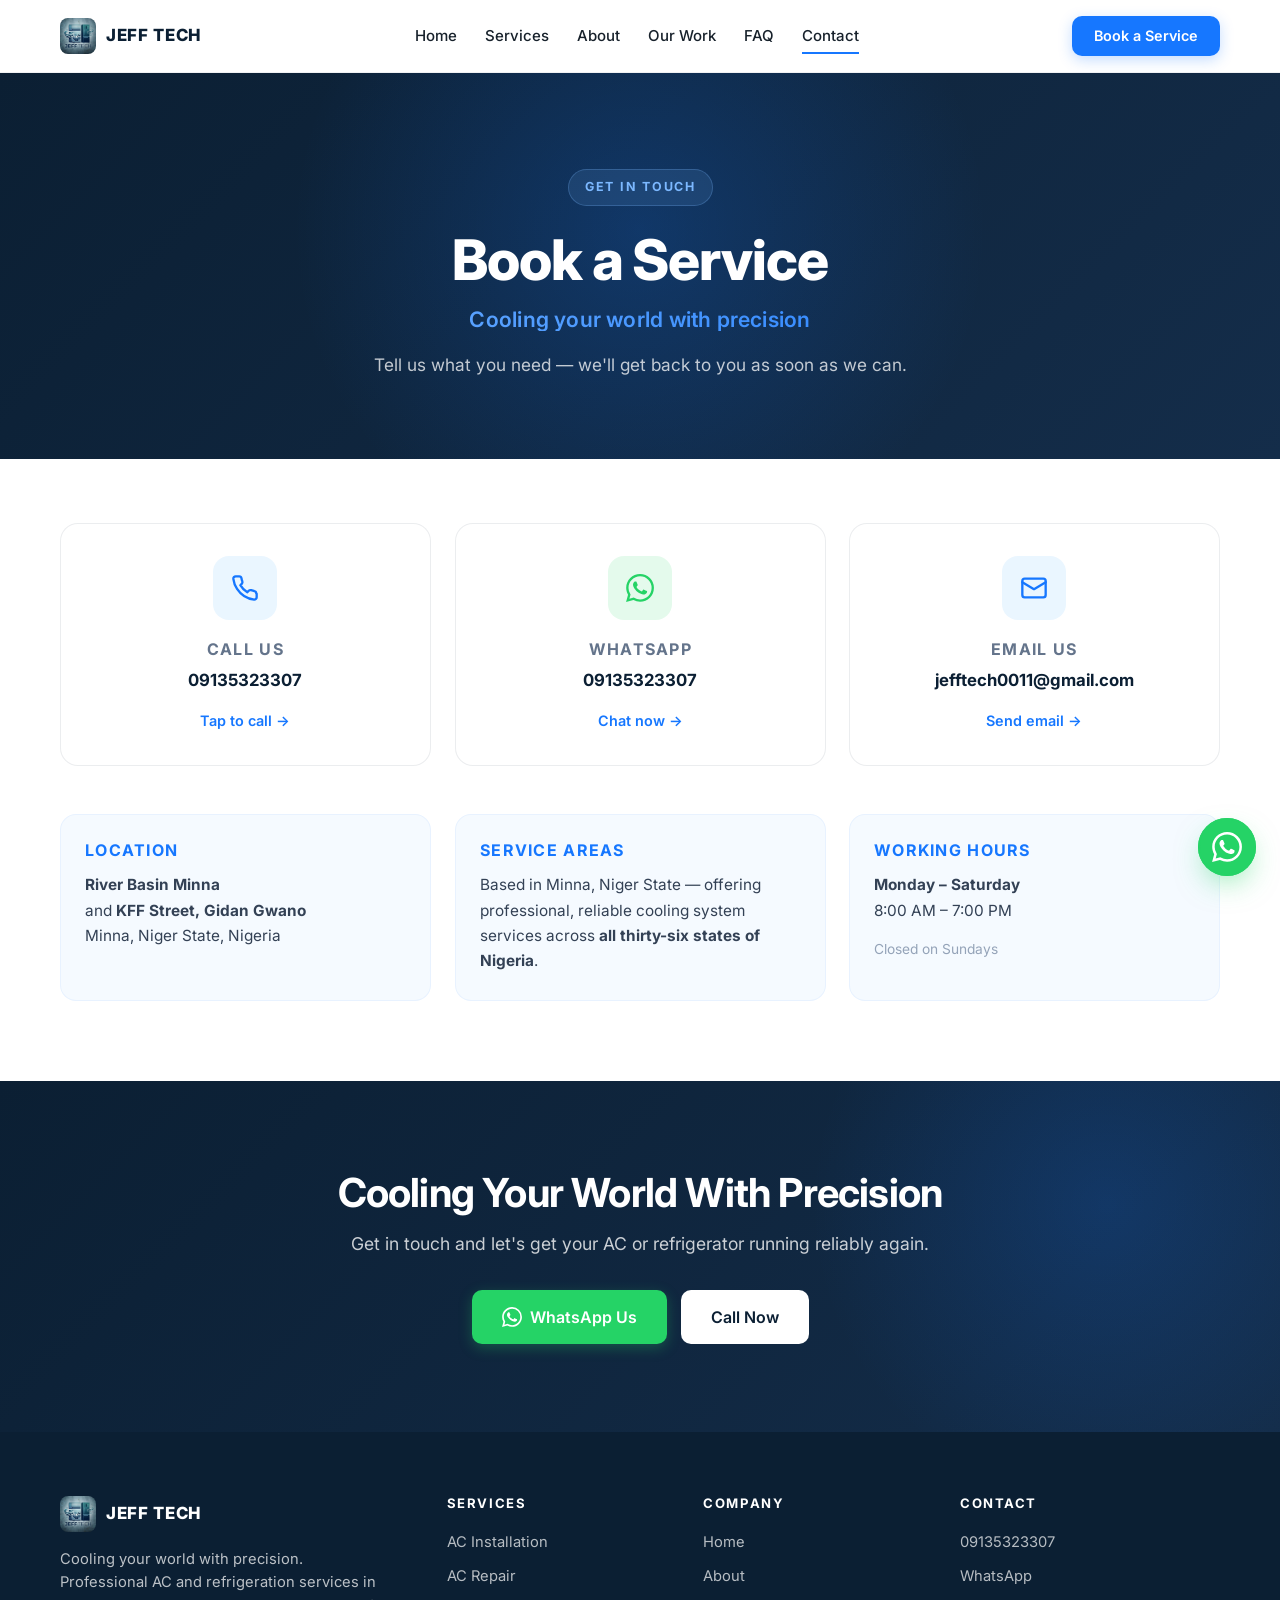
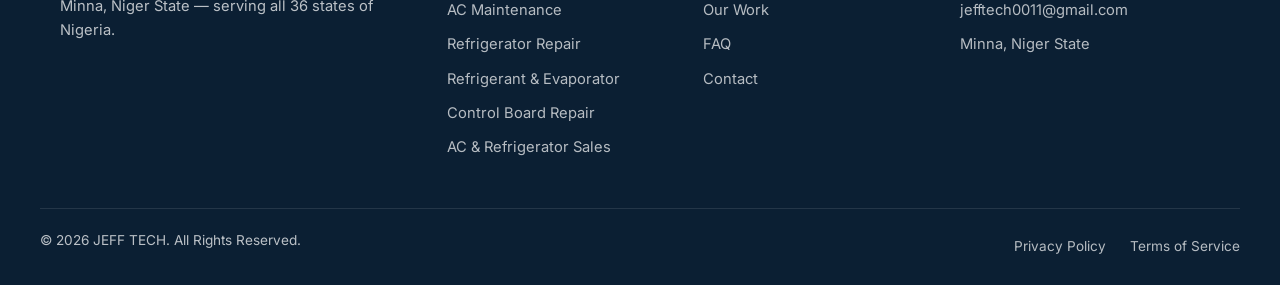
<file: contact.html>
<!DOCTYPE html>
<html lang="en">
<head>
  <meta charset="UTF-8" />
  <meta name="viewport" content="width=device-width, initial-scale=1.0" />
  <meta name="theme-color" content="#0B1F33" />

  <title>Contact &amp; Book a Service | JEFF TECH — AC &amp; Refrigeration, Minna</title>
  <meta name="description" content="Contact JEFF TECH to book AC or refrigeration service. Call 09135323307, message on WhatsApp, or email jefftech0011@gmail.com. Based in Minna, Niger State — serving all 36 states of Nigeria." />
  <meta name="keywords" content="contact JEFF TECH, book AC service Minna, AC repair contact Nigeria, refrigeration service contact" />
  <link rel="canonical" href="https://jefftech.example.com/contact.html" />

  <meta property="og:type" content="website" />
  <meta property="og:title" content="Contact &amp; Book a Service | JEFF TECH" />
  <meta property="og:description" content="Get in touch with JEFF TECH for AC and refrigeration service in Nigeria." />
  <meta property="og:url" content="https://jefftech.example.com/contact.html" />
  <meta property="og:image" content="https://jefftech.example.com/images/hero/hero-placeholder.jpeg" />

  <link rel="icon" href="images/icons/favicon.svg" type="image/svg+xml" />
  <link rel="preconnect" href="https://fonts.googleapis.com" />
  <link rel="preconnect" href="https://fonts.gstatic.com" crossorigin />
  <link href="https://fonts.googleapis.com/css2?family=Inter:wght@400;500;600;700;800&display=swap" rel="stylesheet" />

  <style>
    /* ============ BASE ============ */
    *, *::before, *::after { box-sizing: border-box; }
    html { -webkit-text-size-adjust: 100%; scroll-behavior: smooth; }
    body {
      margin: 0;
      font-family: 'Inter', system-ui, -apple-system, 'Segoe UI', Roboto, sans-serif;
      font-size: 16px;
      line-height: 1.65;
      color: #17212B;
      background: #FFFFFF;
      -webkit-font-smoothing: antialiased;
      -moz-osx-font-smoothing: grayscale;
      overflow-x: hidden;
    }
    img { max-width: 100%; height: auto; display: block; }
    a { color: #1677FF; text-decoration: none; transition: color .2s ease; }
    a:hover { color: #0B1F33; }
    button { font-family: inherit; cursor: pointer; border: 0; background: none; }
    ul, ol { list-style: none; padding: 0; margin: 0; }

    h1, h2, h3, h4 { color: #0B1F33; line-height: 1.2; font-weight: 700; letter-spacing: -0.02em; margin: 0 0 .5em; }
    h1 { font-size: clamp(2rem, 4.5vw, 3.25rem); font-weight: 800; }
    h2 { font-size: clamp(1.75rem, 3.5vw, 2.5rem); }
    h3 { font-size: clamp(1.125rem, 2vw, 1.375rem); }
    p { margin: 0 0 1em; }
    p:last-child { margin-bottom: 0; }

    .container { width: 100%; max-width: 1200px; margin: 0 auto; padding: 0 20px; }
    .section { padding: 80px 0; }
    .grid { display: grid; gap: 24px; }
    .grid-3 { grid-template-columns: repeat(3, 1fr); }

    .skip-link { position: absolute; top: -100px; left: 12px; background: #0B1F33; color: #fff; padding: 10px 16px; border-radius: 6px; z-index: 9999; font-weight: 600; }
    .skip-link:focus { top: 12px; }

    /* ============ BUTTONS ============ */
    .btn {
      display: inline-flex; align-items: center; justify-content: center; gap: 8px;
      padding: 12px 22px; border-radius: 10px;
      font-weight: 600; font-size: .95rem; line-height: 1;
      transition: transform .2s ease, box-shadow .25s ease, background .2s ease, color .2s ease, border-color .2s ease;
      white-space: nowrap; border: 2px solid transparent;
    }
    .btn-lg { padding: 15px 28px; font-size: 1rem; }
    .btn-primary { background: #1677FF; color: #fff; box-shadow: 0 4px 14px rgba(22,119,255,.25); }
    .btn-primary:hover { background: #0d5fd6; color: #fff; transform: translateY(-2px); box-shadow: 0 8px 22px rgba(22,119,255,.35); }
    .btn-whatsapp { background: #25D366; color: #fff; box-shadow: 0 4px 14px rgba(37,211,102,.28); }
    .btn-whatsapp:hover { background: #1da851; color: #fff; transform: translateY(-2px); box-shadow: 0 8px 22px rgba(37,211,102,.38); }
    .btn-light { background: #fff; color: #0B1F33; }
    .btn-light:hover { background: #EAF6FF; color: #0B1F33; transform: translateY(-2px); }
    .btn:focus-visible { outline: 3px solid rgba(22,119,255,.4); outline-offset: 2px; }

    /* ============ NAVBAR ============ */
    .navbar {
      position: sticky; top: 0; z-index: 1000;
      background: rgba(255,255,255,.95);
      backdrop-filter: saturate(180%) blur(14px);
      -webkit-backdrop-filter: saturate(180%) blur(14px);
      border-bottom: 1px solid rgba(11,31,51,.06);
      transition: background .3s ease, box-shadow .3s ease;
    }
    .navbar.scrolled { background: rgba(255,255,255,.98); box-shadow: 0 6px 24px rgba(11,31,51,.08); }
    .nav-inner { display: flex; align-items: center; justify-content: space-between; gap: 24px; height: 72px; }
    .logo { display: inline-flex; align-items: center; gap: 10px; color: #0B1F33; }
    .logo-img { width: 36px; height: 36px; object-fit: cover; border-radius: 8px; display: block; flex-shrink: 0; transition: transform .3s ease; }
    .logo:hover .logo-img { transform: scale(1.06); }
    .logo-text { font-weight: 800; letter-spacing: .04em; font-size: 1.05rem; color: #0B1F33; }
    .nav-links { display: flex; align-items: center; gap: 28px; }
    .nav-links a { font-weight: 500; font-size: .94rem; color: #17212B; position: relative; }
    .nav-links a::after { content: ''; position: absolute; left: 0; bottom: -6px; width: 0; height: 2px; background: #1677FF; transition: width .3s ease; }
    .nav-links a:hover::after, .nav-links a.active::after { width: 100%; }
    .nav-cta { padding: 11px 20px; font-size: .9rem; }
    .nav-toggle { display: none; width: 42px; height: 42px; flex-direction: column; justify-content: center; align-items: center; gap: 5px; border-radius: 8px; }
    .nav-toggle span { display: block; width: 22px; height: 2px; background: #0B1F33; border-radius: 2px; transition: transform .3s ease, opacity .3s ease; }
    .nav-toggle.open span:nth-child(1) { transform: translateY(7px) rotate(45deg); }
    .nav-toggle.open span:nth-child(2) { opacity: 0; }
    .nav-toggle.open span:nth-child(3) { transform: translateY(-7px) rotate(-45deg); }
    .mobile-menu {
      position: fixed; inset: 72px 0 0 0; background: #0B1F33; z-index: 999;
      padding: 24px 20px 120px;
      transform: translateX(100%);
      transition: transform .35s cubic-bezier(.22,1,.36,1);
      overflow-y: auto; visibility: hidden;
    }
    .mobile-menu.open { transform: translateX(0); visibility: visible; }
    .mobile-menu nav { display: flex; flex-direction: column; gap: 4px; }
    .mobile-menu a { color: #fff; font-size: 1.15rem; font-weight: 600; padding: 14px 4px; border-bottom: 1px solid rgba(255,255,255,.08); }
    .mobile-menu a:hover { color: #7CB8FF; }
    .mobile-menu-cta { margin-top: 20px; justify-content: center; border-bottom: 0 !important; }

    /* ============ NAVY PAGE HERO ============ */
    .page-hero-navy {
      background: linear-gradient(135deg, #0B1F33 0%, #142D4A 100%);
      padding: 96px 0 80px;
      text-align: center;
      position: relative;
      overflow: hidden;
    }
    .page-hero-navy::before {
      content: '';
      position: absolute;
      top: -50%; left: 50%;
      transform: translateX(-50%);
      width: 700px; height: 700px;
      background: radial-gradient(circle, rgba(22,119,255,.22) 0%, transparent 70%);
      pointer-events: none;
    }
    .page-hero-navy .container { position: relative; }
    .page-hero-eyebrow {
      display: inline-block; font-size: .78rem; font-weight: 700;
      letter-spacing: .14em; text-transform: uppercase;
      color: #7CB8FF;
      background: rgba(124,184,255,.12);
      border: 1px solid rgba(124,184,255,.25);
      padding: 7px 16px; border-radius: 100px;
      margin-bottom: 24px;
    }
    .page-hero-navy-title {
      color: #fff;
      font-size: clamp(2.25rem, 5vw, 3.5rem);
      font-weight: 800; line-height: 1.1;
      margin-bottom: 20px; letter-spacing: -0.02em;
    }
    .page-hero-tagline {
      display: block; font-size: .38em; font-weight: 600; letter-spacing: .01em;
      margin-top: 16px;
      background: linear-gradient(90deg, #7CB8FF, #1677FF, #7CB8FF);
      background-size: 200% auto;
      -webkit-background-clip: text; background-clip: text;
      -webkit-text-fill-color: transparent;
      animation: shimmer 6s linear infinite;
    }
    @keyframes shimmer { to { background-position: 200% center; } }
    .page-hero-navy-sub { color: rgba(255,255,255,.75); font-size: 1.08rem; max-width: 620px; margin: 0 auto; }

    /* ============ CONTACT CARDS ============ */
    .contact-page { padding-top: 64px; }
    .contact-page-grid { gap: 24px; margin-bottom: 48px; }
    .contact-action-card {
      display: block;
      background: #fff;
      border: 1px solid rgba(11,31,51,.08);
      border-radius: 18px;
      padding: 32px 28px;
      text-align: center;
      color: #17212B;
      transition: transform .3s ease, box-shadow .3s ease, border-color .3s ease;
    }
    .contact-action-card:hover {
      transform: translateY(-4px);
      border-color: rgba(22,119,255,.3);
      box-shadow: 0 24px 48px -24px rgba(22,119,255,.28);
      color: #17212B;
    }
    .contact-action-card.whatsapp-card:hover {
      border-color: rgba(37,211,102,.4);
      box-shadow: 0 24px 48px -24px rgba(37,211,102,.4);
    }
    .contact-icon-lg {
      display: inline-flex; align-items: center; justify-content: center;
      width: 64px; height: 64px;
      background: #EAF6FF; color: #1677FF;
      border-radius: 16px; margin-bottom: 20px;
    }
    .whatsapp-card .contact-icon-lg { background: rgba(37,211,102,.12); color: #25D366; }
    .contact-action-card h3 {
      font-size: 1rem; text-transform: uppercase; letter-spacing: .08em;
      color: #64748B; margin-bottom: 8px;
    }
    .contact-value {
      font-weight: 700; font-size: 1.05rem; color: #0B1F33;
      margin-bottom: 12px; word-break: break-word;
    }
    .contact-action-link { color: #1677FF; font-weight: 600; font-size: .9rem; }

    /* ============ DETAILS GRID ============ */
    .contact-details-grid {
      display: grid;
      grid-template-columns: repeat(3, 1fr);
      gap: 24px;
    }
    .contact-detail-card {
      background: #F5FAFF;
      border-radius: 16px;
      padding: 26px 24px;
      border: 1px solid rgba(22,119,255,.06);
    }
    .contact-detail-card h3 {
      font-size: 1rem; text-transform: uppercase; letter-spacing: .08em;
      color: #1677FF; margin-bottom: 12px;
    }
    .contact-detail-card p { color: #334155; font-size: .96rem; }
    .contact-detail-card .muted { color: #94A3B8; font-size: .86rem; margin-top: 6px; }

    /* ============ MAIN CTA ============ */
    .main-cta {
      background: linear-gradient(135deg, #0B1F33 0%, #142D4A 100%);
      color: #fff; padding: 88px 0;
      position: relative; overflow: hidden;
    }
    .main-cta::before {
      content: ''; position: absolute; top: -50%; right: -10%;
      width: 600px; height: 600px;
      background: radial-gradient(circle, rgba(22,119,255,.18) 0%, transparent 70%);
      pointer-events: none;
    }
    .main-cta-inner { text-align: center; max-width: 720px; margin: 0 auto; position: relative; }
    .main-cta h2 { color: #fff; margin-bottom: 12px; }
    .main-cta p { color: rgba(255,255,255,.78); font-size: 1.1rem; margin-bottom: 32px; }
    .main-cta-actions { display: flex; gap: 14px; justify-content: center; flex-wrap: wrap; }

    /* ============ FOOTER ============ */
    .footer { background: #0B1F33; color: rgba(255,255,255,.72); padding: 64px 0 0; }
    .footer-grid {
      display: grid;
      grid-template-columns: 1.6fr 1fr 1fr 1.2fr;
      gap: 40px;
      padding-bottom: 48px;
      align-items: start;
    }
    .footer-col { min-width: 0; }
    .logo-footer { color: #fff; margin-bottom: 16px; }
    .logo-footer .logo-text { color: #fff; }
    .footer-brand p { font-size: .92rem; max-width: 320px; line-height: 1.6; }
    .footer-col h4 {
      color: #fff; font-size: .82rem; text-transform: uppercase;
      letter-spacing: .12em; margin-bottom: 18px;
    }
    .footer-col ul { display: flex; flex-direction: column; gap: 10px; }
    .footer-col a, .footer-col li { color: rgba(255,255,255,.7); font-size: .92rem; word-break: break-word; }
    .footer-col a:hover { color: #7CB8FF; }
    .footer-bottom {
      display: flex; justify-content: space-between; align-items: center;
      gap: 16px; padding: 20px 0;
      border-top: 1px solid rgba(255,255,255,.1);
      font-size: .85rem; flex-wrap: wrap;
    }
    .footer-bottom ul { display: flex; gap: 24px; }
    .footer-bottom a { color: rgba(255,255,255,.7); }
    .footer-bottom a:hover { color: #7CB8FF; }

    /* ============ FLOATING WHATSAPP ============ */
    .whatsapp-float {
      position: fixed; right: 24px; bottom: 24px;
      width: 58px; height: 58px;
      background: #25D366; color: #fff;
      border-radius: 50%;
      display: flex; align-items: center; justify-content: center;
      box-shadow: 0 12px 30px -8px rgba(37,211,102,.55);
      z-index: 950;
      transition: transform .25s ease, box-shadow .25s ease;
    }
    .whatsapp-float:hover {
      transform: scale(1.08); color: #fff;
      box-shadow: 0 16px 40px -10px rgba(37,211,102,.7);
    }
    .whatsapp-float-ring {
      position: absolute; inset: 0; border-radius: 50%;
      border: 2px solid #25D366;
      animation: wa-pulse 3s ease-out infinite;
      pointer-events: none;
    }
    @keyframes wa-pulse {
      0%   { transform: scale(1);   opacity: .7; }
      80%  { transform: scale(1.5); opacity: 0; }
      100% { transform: scale(1.5); opacity: 0; }
    }

    /* ============ SCROLL REVEAL ============ */
    .reveal {
      opacity: 0; transform: translateY(24px);
      transition: opacity .8s cubic-bezier(.22,1,.36,1), transform .8s cubic-bezier(.22,1,.36,1);
      will-change: opacity, transform;
    }
    .reveal.revealed { opacity: 1; transform: translateY(0); }

    /* ============ RESPONSIVE ============ */
    @media (max-width: 1024px) {
      .container { padding: 0 18px; }
      .section { padding: 64px 0; }
      .nav-links, .nav-cta { display: none; }
      .nav-toggle { display: flex; }
      .grid-3 { grid-template-columns: repeat(2, 1fr); }
      .contact-details-grid { grid-template-columns: 1fr 1fr; }
      /* Footer stays 4-col on tablet */
      .footer-grid { grid-template-columns: 1.5fr 1fr 1fr 1.2fr; gap: 28px; }
    }

    @media (max-width: 768px) {
      body { font-size: 15.5px; }
      .section { padding: 56px 0; }
      h1 { font-size: clamp(1.75rem, 7vw, 2.4rem); }
      h2 { font-size: clamp(1.5rem, 6vw, 2rem); }

      .page-hero-navy { padding: 56px 0 48px; }
      .page-hero-eyebrow { font-size: .68rem; padding: 6px 12px; margin-bottom: 16px; }
      .page-hero-navy-title { font-size: clamp(1.9rem, 7.5vw, 2.4rem); margin-bottom: 14px; }
      .page-hero-tagline { font-size: .42em; margin-top: 10px; }
      .page-hero-navy-sub { font-size: .94rem; }

      .grid-3 { grid-template-columns: 1fr; }
      .contact-page { padding-top: 40px; }
      .contact-page-grid { gap: 14px; margin-bottom: 32px; }
      .contact-action-card { padding: 24px 20px; }
      .contact-icon-lg { width: 54px; height: 54px; margin-bottom: 14px; }
      .contact-icon-lg svg { width: 24px; height: 24px; }
      .contact-action-card h3 { font-size: .88rem; }
      .contact-value { font-size: .95rem; }

      .contact-details-grid { grid-template-columns: 1fr; gap: 14px; }
      .contact-detail-card { padding: 20px 18px; }

      .main-cta { padding: 64px 0; }
      .main-cta-actions { flex-direction: column; align-items: stretch; }
      .main-cta-actions .btn { width: 100%; }

      .footer { padding-top: 48px; }
      .footer-grid { grid-template-columns: 1fr; gap: 32px; padding-bottom: 32px; }
      .footer-brand p { max-width: 100%; }
      .footer-bottom { flex-direction: column; text-align: center; }
      .footer-bottom ul { justify-content: center; gap: 18px; }

      .whatsapp-float { bottom: 24px; right: 18px; width: 52px; height: 52px; }
    }

    @media (max-width: 480px) {
      .container { padding: 0 16px; }
      .section { padding: 48px 0; }
      .nav-inner { height: 64px; }
      .mobile-menu { inset: 64px 0 0 0; }
      .logo-text { font-size: .95rem; }
      .btn { padding: 12px 18px; font-size: .9rem; }
      .btn-lg { padding: 14px 22px; font-size: .95rem; }
    }

    @media (prefers-reduced-motion: reduce) {
      *, *::before, *::after {
        animation-duration: .01ms !important;
        animation-iteration-count: 1 !important;
        transition-duration: .01ms !important;
        scroll-behavior: auto !important;
      }
      .reveal { opacity: 1; transform: none; }
    }
  </style>
</head>

<body>

  <a href="#main" class="skip-link">Skip to main content</a>

  <header class="navbar" id="navbar">
    <div class="container nav-inner">
      <a href="index.html" class="logo" aria-label="JEFF TECH home">
        <img src="images/icons/logo.jpeg" alt="JEFF TECH" class="logo-img" />
        <span class="logo-text">JEFF TECH</span>
      </a>

      <nav class="nav-links" aria-label="Primary">
        <a href="index.html">Home</a>
        <a href="index.html#services">Services</a>
        <a href="index.html#about">About</a>
        <a href="projects.html">Our Work</a>
        <a href="index.html#faq">FAQ</a>
        <a href="contact.html" class="active">Contact</a>
      </nav>

      <a href="contact.html" class="btn btn-primary nav-cta">Book a Service</a>

      <button class="nav-toggle" id="navToggle" aria-label="Open menu" aria-expanded="false" aria-controls="mobileMenu">
        <span></span><span></span><span></span>
      </button>
    </div>
  </header>

  <div class="mobile-menu" id="mobileMenu" aria-hidden="true">
    <nav aria-label="Mobile">
      <a href="index.html">Home</a>
      <a href="index.html#services">Services</a>
      <a href="index.html#about">About</a>
      <a href="projects.html">Our Work</a>
      <a href="index.html#faq">FAQ</a>
      <a href="contact.html">Contact</a>
      <a href="contact.html" class="btn btn-primary mobile-menu-cta">Book a Service</a>
    </nav>
  </div>

  <main id="main">

    <section class="page-hero-navy">
      <div class="container">
        <span class="page-hero-eyebrow reveal">Get In Touch</span>
        <h1 class="page-hero-navy-title reveal">
          Book a Service
          <span class="page-hero-tagline">Cooling your world with precision</span>
        </h1>
        <p class="page-hero-navy-sub reveal">Tell us what you need — we'll get back to you as soon as we can.</p>
      </div>
    </section>

    <section class="section contact-page">
      <div class="container">

        <div class="grid grid-3 contact-page-grid">

          <a class="contact-action-card reveal" href="tel:+2349135323307" data-phone="contact-card">
            <div class="contact-icon-lg" aria-hidden="true">
              <svg viewBox="0 0 24 24" width="28" height="28" fill="none" stroke="currentColor" stroke-width="2" stroke-linecap="round" stroke-linejoin="round"><path d="M22 16.9v3a2 2 0 0 1-2.2 2 19.8 19.8 0 0 1-8.6-3.1 19.5 19.5 0 0 1-6-6A19.8 19.8 0 0 1 2 4.2 2 2 0 0 1 4 2h3a2 2 0 0 1 2 1.7c.1.9.3 1.8.7 2.6a2 2 0 0 1-.5 2.1L8 9.6a16 16 0 0 0 6 6l1.2-1.2a2 2 0 0 1 2.1-.5c.8.3 1.7.6 2.6.7a2 2 0 0 1 1.7 2z"/></svg>
            </div>
            <h3>Call Us</h3>
            <p class="contact-value">09135323307</p>
            <span class="contact-action-link">Tap to call →</span>
          </a>

          <a class="contact-action-card reveal whatsapp-card"
             href="https://wa.me/2349135323307?text=Hello%20JEFF%20TECH%2C%20I%20would%20like%20to%20book%20a%20service.%20My%20location%20is%20______.%20The%20issue%20is%20______."
             target="_blank" rel="noopener" data-wa="contact-card">
            <div class="contact-icon-lg" aria-hidden="true">
              <svg viewBox="0 0 24 24" width="28" height="28" fill="currentColor"><path d="M17.472 14.382c-.297-.149-1.758-.867-2.03-.967-.273-.099-.471-.148-.67.15-.197.297-.767.966-.94 1.164-.173.199-.347.223-.644.075-.297-.15-1.255-.463-2.39-1.475-.883-.788-1.48-1.761-1.653-2.059-.173-.297-.018-.458.13-.606.134-.133.297-.347.446-.52.149-.174.198-.298.298-.497.099-.198.05-.371-.025-.52-.075-.149-.669-1.612-.916-2.207-.242-.579-.487-.5-.669-.51a12.8 12.8 0 0 0-.57-.01c-.198 0-.52.074-.792.372-.272.297-1.04 1.016-1.04 2.479 0 1.462 1.065 2.875 1.213 3.074.149.198 2.096 3.2 5.077 4.487.709.306 1.262.489 1.694.625.712.227 1.36.195 1.871.118.571-.085 1.758-.719 2.006-1.413.248-.694.248-1.289.173-1.413-.074-.124-.272-.198-.57-.347m-5.421 7.403h-.004a9.87 9.87 0 0 1-5.031-1.378l-.361-.214-3.741.982.998-3.648-.235-.374a9.86 9.86 0 0 1-1.51-5.26c.001-5.45 4.436-9.884 9.888-9.884 2.64 0 5.122 1.03 6.988 2.898a9.825 9.825 0 0 1 2.893 6.994c-.003 5.45-4.437 9.884-9.885 9.884m8.413-18.297A11.815 11.815 0 0 0 12.05 0C5.495 0 .16 5.335.157 11.892c0 2.096.547 4.142 1.588 5.945L.057 24l6.305-1.654a11.882 11.882 0 0 0 5.683 1.448h.005c6.554 0 11.89-5.335 11.893-11.893a11.821 11.821 0 0 0-3.48-8.413"/></svg>
            </div>
            <h3>WhatsApp</h3>
            <p class="contact-value">09135323307</p>
            <span class="contact-action-link">Chat now →</span>
          </a>

          <a class="contact-action-card reveal" href="mailto:jefftech0011@gmail.com">
            <div class="contact-icon-lg" aria-hidden="true">
              <svg viewBox="0 0 24 24" width="28" height="28" fill="none" stroke="currentColor" stroke-width="2" stroke-linecap="round" stroke-linejoin="round"><rect x="2" y="4" width="20" height="16" rx="2"/><path d="m2 7 10 6 10-6"/></svg>
            </div>
            <h3>Email Us</h3>
            <p class="contact-value">jefftech0011@gmail.com</p>
            <span class="contact-action-link">Send email →</span>
          </a>

        </div>

        <div class="contact-details-grid">

          <div class="contact-detail-card reveal">
            <h3>Location</h3>
            <p><strong>River Basin Minna</strong><br>and <strong>KFF Street, Gidan Gwano</strong><br>Minna, Niger State, Nigeria</p>
          </div>

          <div class="contact-detail-card reveal">
            <h3>Service Areas</h3>
            <p>Based in Minna, Niger State — offering professional, reliable cooling system services across <strong>all thirty-six states of Nigeria</strong>.</p>
          </div>

          <div class="contact-detail-card reveal">
            <h3>Working Hours</h3>
            <p><strong>Monday – Saturday</strong><br>8:00 AM – 7:00 PM</p>
            <p class="muted">Closed on Sundays</p>
          </div>

        </div>

      </div>
    </section>

    <section class="section main-cta">
      <div class="container main-cta-inner reveal">
        <h2>Cooling Your World With Precision</h2>
        <p>Get in touch and let's get your AC or refrigerator running reliably again.</p>
        <div class="main-cta-actions">
          <a href="https://wa.me/2349135323307?text=Hello%20JEFF%20TECH%2C%20I%20found%20your%20website%20and%20would%20like%20to%20inquire%20about%20your%20AC%20and%20refrigeration%20services."
             class="btn btn-whatsapp btn-lg" target="_blank" rel="noopener" data-wa="contact-final-cta">
            <svg viewBox="0 0 24 24" width="20" height="20" fill="currentColor" aria-hidden="true"><path d="M17.472 14.382c-.297-.149-1.758-.867-2.03-.967-.273-.099-.471-.148-.67.15-.197.297-.767.966-.94 1.164-.173.199-.347.223-.644.075-.297-.15-1.255-.463-2.39-1.475-.883-.788-1.48-1.761-1.653-2.059-.173-.297-.018-.458.13-.606.134-.133.297-.347.446-.52.149-.174.198-.298.298-.497.099-.198.05-.371-.025-.52-.075-.149-.669-1.612-.916-2.207-.242-.579-.487-.5-.669-.51a12.8 12.8 0 0 0-.57-.01c-.198 0-.52.074-.792.372-.272.297-1.04 1.016-1.04 2.479 0 1.462 1.065 2.875 1.213 3.074.149.198 2.096 3.2 5.077 4.487.709.306 1.262.489 1.694.625.712.227 1.36.195 1.871.118.571-.085 1.758-.719 2.006-1.413.248-.694.248-1.289.173-1.413-.074-.124-.272-.198-.57-.347m-5.421 7.403h-.004a9.87 9.87 0 0 1-5.031-1.378l-.361-.214-3.741.982.998-3.648-.235-.374a9.86 9.86 0 0 1-1.51-5.26c.001-5.45 4.436-9.884 9.888-9.884 2.64 0 5.122 1.03 6.988 2.898a9.825 9.825 0 0 1 2.893 6.994c-.003 5.45-4.437 9.884-9.885 9.884m8.413-18.297A11.815 11.815 0 0 0 12.05 0C5.495 0 .16 5.335.157 11.892c0 2.096.547 4.142 1.588 5.945L.057 24l6.305-1.654a11.882 11.882 0 0 0 5.683 1.448h.005c6.554 0 11.89-5.335 11.893-11.893a11.821 11.821 0 0 0-3.48-8.413"/></svg>
            WhatsApp Us
          </a>
          <a href="tel:+2349135323307" class="btn btn-light btn-lg" data-phone="contact-final-cta">Call Now</a>
        </div>
      </div>
    </section>

  </main>

  <footer class="footer">
    <div class="container footer-grid">
      <div class="footer-col footer-brand">
        <a href="index.html" class="logo logo-footer">
          <img src="images/icons/logo.jpeg" alt="JEFF TECH" class="logo-img" />
          <span class="logo-text">JEFF TECH</span>
        </a>
        <p>Cooling your world with precision. Professional AC and refrigeration services in Minna, Niger State — serving all 36 states of Nigeria.</p>
      </div>

      <div class="footer-col">
        <h4>Services</h4>
        <ul>
          <li><a href="index.html#services">AC Installation</a></li>
          <li><a href="index.html#services">AC Repair</a></li>
          <li><a href="index.html#services">AC Maintenance</a></li>
          <li><a href="index.html#services">Refrigerator Repair</a></li>
          <li><a href="index.html#services">Refrigerant &amp; Evaporator</a></li>
          <li><a href="index.html#services">Control Board Repair</a></li>
          <li><a href="index.html#sales">AC &amp; Refrigerator Sales</a></li>

        </ul>
      </div>

      <div class="footer-col">
        <h4>Company</h4>
        <ul>
          <li><a href="index.html">Home</a></li>
          <li><a href="index.html#about">About</a></li>
          <li><a href="projects.html">Our Work</a></li>
          <li><a href="index.html#faq">FAQ</a></li>
          <li><a href="contact.html">Contact</a></li>
        </ul>
      </div>

      <div class="footer-col">
        <h4>Contact</h4>
        <ul>
          <li><a href="tel:+2349135323307" data-phone="footer">09135323307</a></li>
          <li><a href="https://wa.me/2349135323307?text=Hello%20JEFF%20TECH%2C%20I%20found%20your%20website%20and%20would%20like%20to%20inquire%20about%20your%20AC%20and%20refrigeration%20services." target="_blank" rel="noopener" data-wa="footer">WhatsApp</a></li>
          <li><a href="mailto:jefftech0011@gmail.com">jefftech0011@gmail.com</a></li>
          <li>Minna, Niger State</li>
        </ul>
      </div>
    </div>

    <div class="container footer-bottom">
      <p>© 2026 JEFF TECH. All Rights Reserved.</p>
      <ul>
        <li><a href="#">Privacy Policy</a></li>
        <li><a href="#">Terms of Service</a></li>
      </ul>
    </div>
  </footer>

  <a href="https://wa.me/2349135323307?text=Hello%20JEFF%20TECH%2C%20I%20found%20your%20website%20and%20would%20like%20to%20inquire%20about%20your%20AC%20and%20refrigeration%20services."
     class="whatsapp-float" target="_blank" rel="noopener" aria-label="Chat on WhatsApp" data-wa="float">
    <svg viewBox="0 0 24 24" width="30" height="30" fill="currentColor" aria-hidden="true"><path d="M17.472 14.382c-.297-.149-1.758-.867-2.03-.967-.273-.099-.471-.148-.67.15-.197.297-.767.966-.94 1.164-.173.199-.347.223-.644.075-.297-.15-1.255-.463-2.39-1.475-.883-.788-1.48-1.761-1.653-2.059-.173-.297-.018-.458.13-.606.134-.133.297-.347.446-.52.149-.174.198-.298.298-.497.099-.198.05-.371-.025-.52-.075-.149-.669-1.612-.916-2.207-.242-.579-.487-.5-.669-.51a12.8 12.8 0 0 0-.57-.01c-.198 0-.52.074-.792.372-.272.297-1.04 1.016-1.04 2.479 0 1.462 1.065 2.875 1.213 3.074.149.198 2.096 3.2 5.077 4.487.709.306 1.262.489 1.694.625.712.227 1.36.195 1.871.118.571-.085 1.758-.719 2.006-1.413.248-.694.248-1.289.173-1.413-.074-.124-.272-.198-.57-.347m-5.421 7.403h-.004a9.87 9.87 0 0 1-5.031-1.378l-.361-.214-3.741.982.998-3.648-.235-.374a9.86 9.86 0 0 1-1.51-5.26c.001-5.45 4.436-9.884 9.888-9.884 2.64 0 5.122 1.03 6.988 2.898a9.825 9.825 0 0 1 2.893 6.994c-.003 5.45-4.437 9.884-9.885 9.884m8.413-18.297A11.815 11.815 0 0 0 12.05 0C5.495 0 .16 5.335.157 11.892c0 2.096.547 4.142 1.588 5.945L.057 24l6.305-1.654a11.882 11.882 0 0 0 5.683 1.448h.005c6.554 0 11.89-5.335 11.893-11.893a11.821 11.821 0 0 0-3.48-8.413"/></svg>
    <span class="whatsapp-float-ring" aria-hidden="true"></span>
  </a>

  <script>
    (function () {
      'use strict';

      var toggle = document.getElementById('navToggle');
      var menu = document.getElementById('mobileMenu');
      if (toggle && menu) {
        var openMenu = function () {
          menu.classList.add('open');
          menu.setAttribute('aria-hidden', 'false');
          toggle.classList.add('open');
          toggle.setAttribute('aria-expanded', 'true');
          document.body.style.overflow = 'hidden';
        };
        var closeMenu = function () {
          menu.classList.remove('open');
          menu.setAttribute('aria-hidden', 'true');
          toggle.classList.remove('open');
          toggle.setAttribute('aria-expanded', 'false');
          document.body.style.overflow = '';
        };
        toggle.addEventListener('click', function () {
          menu.classList.contains('open') ? closeMenu() : openMenu();
        });
        menu.querySelectorAll('a').forEach(function (a) {
          a.addEventListener('click', closeMenu);
        });
        document.addEventListener('keydown', function (e) {
          if (e.key === 'Escape' && menu.classList.contains('open')) closeMenu();
        });
      }

      var navbar = document.getElementById('navbar');
      if (navbar) {
        var onScroll = function () {
          if (window.scrollY > 60) navbar.classList.add('scrolled');
          else navbar.classList.remove('scrolled');
        };
        onScroll();
        window.addEventListener('scroll', onScroll, { passive: true });
      }

      var revealEls = document.querySelectorAll('.reveal');
      var prefersReduced = window.matchMedia('(prefers-reduced-motion: reduce)').matches;
      if (revealEls.length && 'IntersectionObserver' in window && !prefersReduced) {
        var io = new IntersectionObserver(function (entries) {
          entries.forEach(function (entry) {
            if (!entry.isIntersecting) return;
            entry.target.classList.add('revealed');
            io.unobserve(entry.target);
          });
        }, { threshold: 0.12, rootMargin: '0px 0px -40px 0px' });
        revealEls.forEach(function (el) { io.observe(el); });
      } else {
        revealEls.forEach(function (el) { el.classList.add('revealed'); });
      }
    })();
  </script>

</body>
</html>
</file>
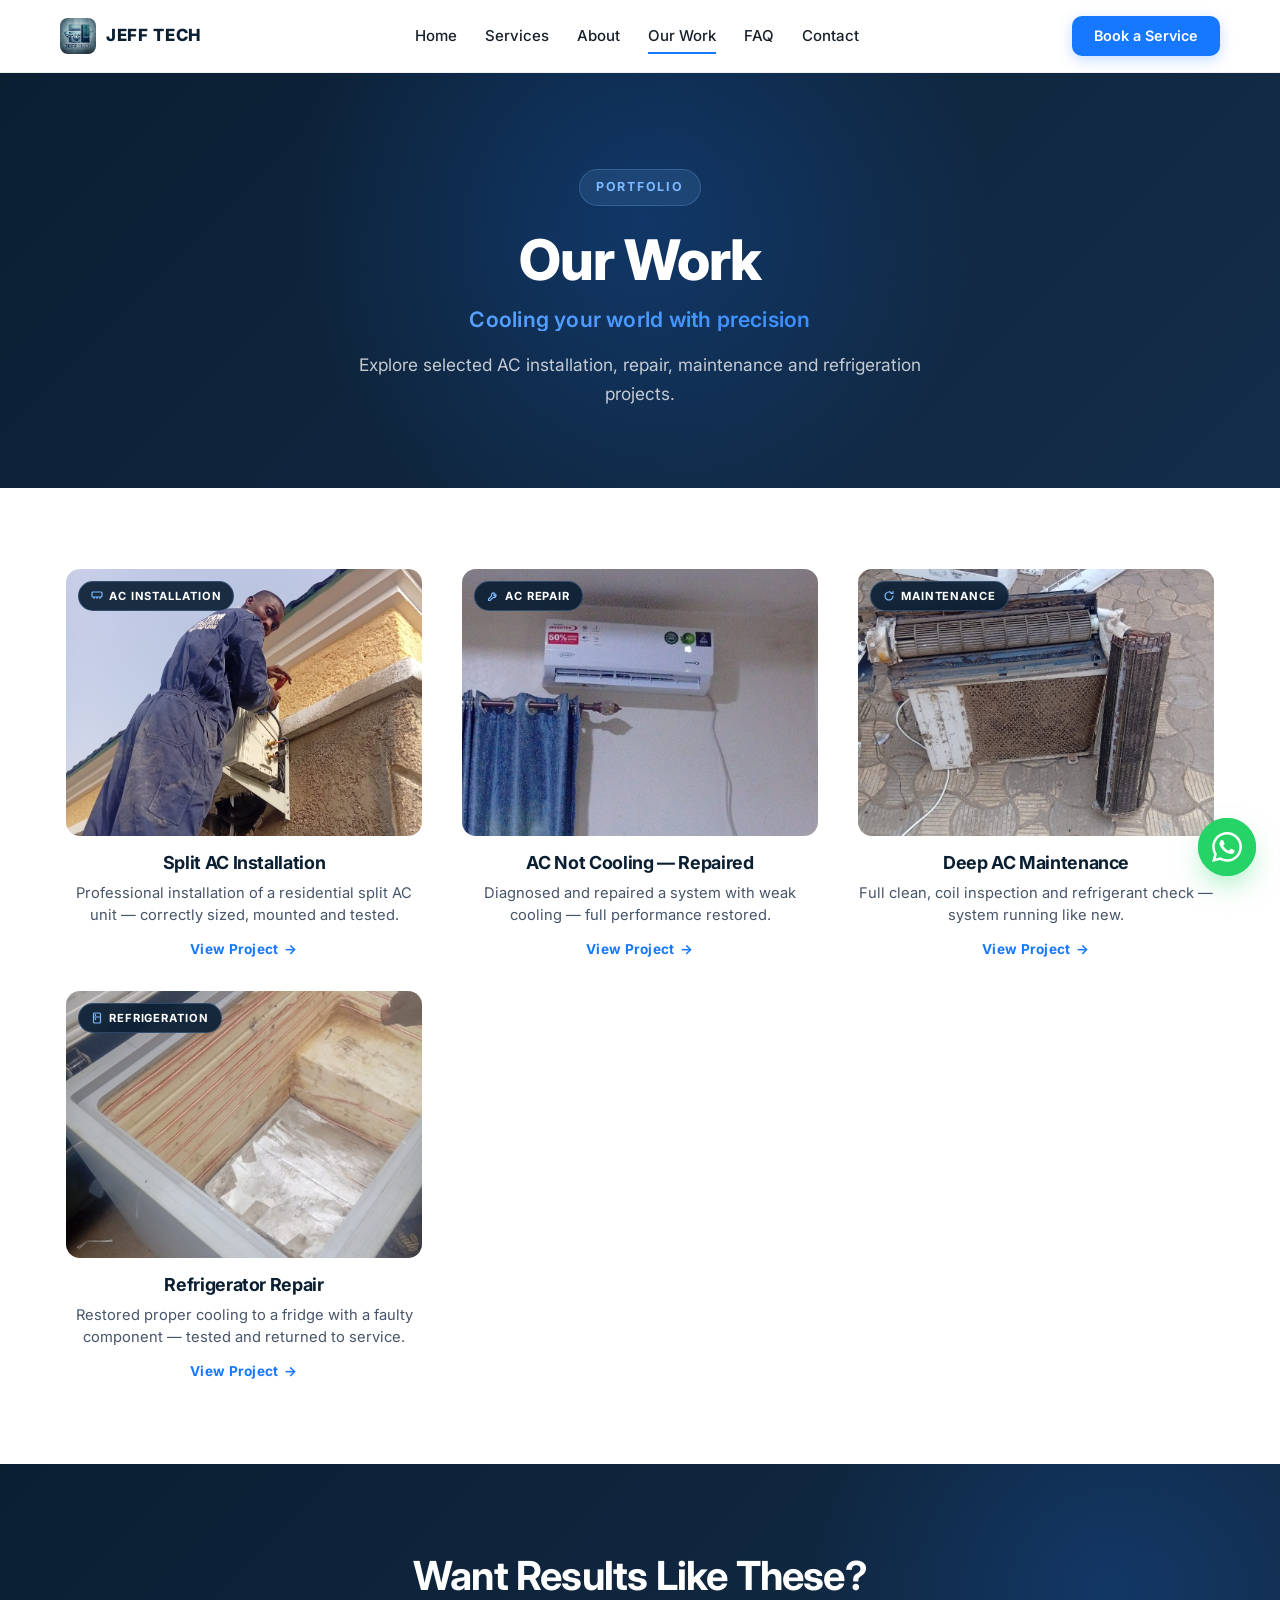
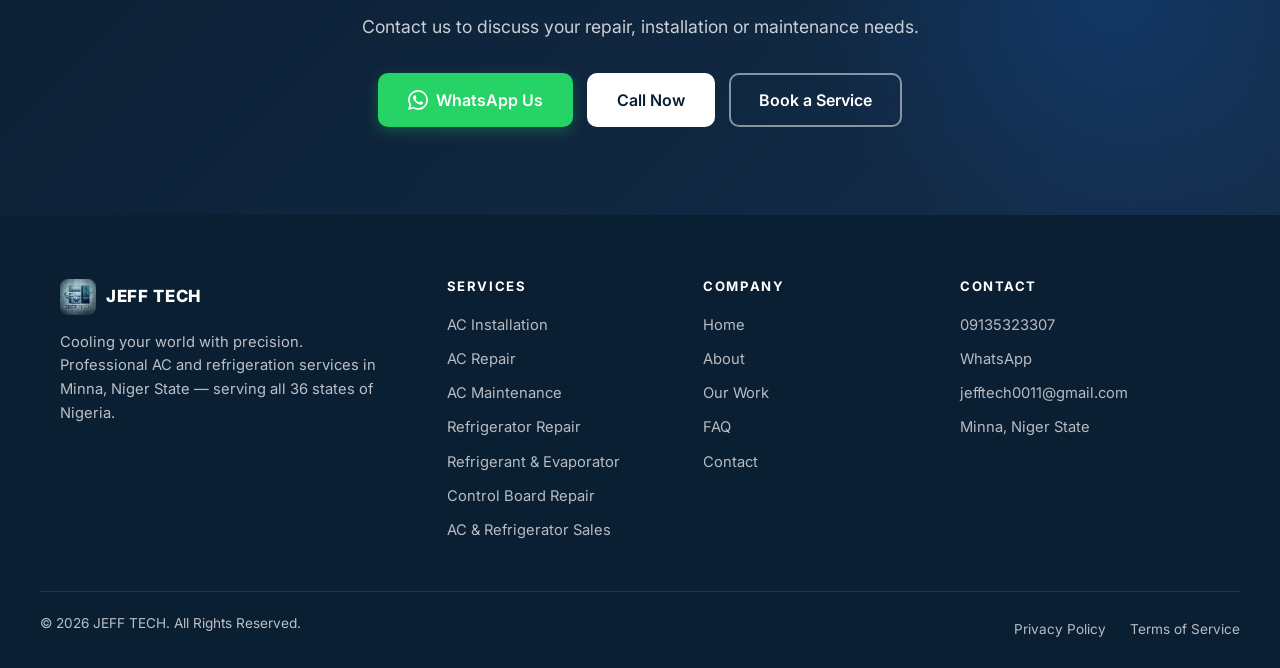
<file: projects.html>
<!DOCTYPE html>
<html lang="en">
<head>
  <meta charset="UTF-8" />
  <meta name="viewport" content="width=device-width, initial-scale=1.0" />
  <meta name="theme-color" content="#0B1F33" />

  <title>Our Work | JEFF TECH — AC &amp; Refrigeration Projects in Nigeria</title>
  <meta name="description" content="Selected AC installation, repair, maintenance and refrigeration projects completed by JEFF TECH. Expert diagnostics, evaporator replacement, refrigerant charging and control board repair." />
  <meta name="keywords" content="AC projects Nigeria, AC installation portfolio, AC repair work, refrigeration projects, JEFF TECH work" />
  <link rel="canonical" href="https://jefftech.example.com/projects.html" />

  <meta property="og:type" content="website" />
  <meta property="og:title" content="Our Work | JEFF TECH" />
  <meta property="og:description" content="Selected AC installation, repair, maintenance and refrigeration projects by JEFF TECH." />
  <meta property="og:url" content="https://jefftech.example.com/projects.html" />
  <meta property="og:image" content="https://jefftech.example.com/images/projects/project-1.jpeg" />

  <link rel="icon" href="images/icons/favicon.svg" type="image/svg+xml" />
  <link rel="preconnect" href="https://fonts.googleapis.com" />
  <link rel="preconnect" href="https://fonts.gstatic.com" crossorigin />
  <link href="https://fonts.googleapis.com/css2?family=Inter:wght@400;500;600;700;800&display=swap" rel="stylesheet" />

  <link rel="stylesheet" href="css/style.css" />
  <link rel="stylesheet" href="css/responsive.css" />
</head>

<body>

  <a href="#main" class="skip-link">Skip to main content</a>

  <header class="navbar" id="navbar">
    <div class="container nav-inner">
      <a href="index.html" class="logo" aria-label="JEFF TECH home">
        <img src="images/icons/logo.jpeg" alt="JEFF TECH" class="logo-img" />
        <span class="logo-text">JEFF TECH</span>
      </a>

      <nav class="nav-links" aria-label="Primary">
        <a href="index.html">Home</a>
        <a href="index.html#services">Services</a>
        <a href="index.html#about">About</a>
        <a href="projects.html" class="active">Our Work</a>
        <a href="index.html#faq">FAQ</a>
        <a href="contact.html">Contact</a>
      </nav>

      <a href="contact.html" class="btn btn-primary nav-cta">Book a Service</a>

      <button class="nav-toggle" id="navToggle" aria-label="Open menu" aria-expanded="false" aria-controls="mobileMenu">
        <span></span><span></span><span></span>
      </button>
    </div>
  </header>

  <div class="mobile-menu" id="mobileMenu" aria-hidden="true">
    <nav aria-label="Mobile">
      <a href="index.html">Home</a>
      <a href="index.html#services">Services</a>
      <a href="index.html#about">About</a>
      <a href="projects.html">Our Work</a>
      <a href="index.html#faq">FAQ</a>
      <a href="contact.html">Contact</a>
      <a href="contact.html" class="btn btn-primary mobile-menu-cta">Book a Service</a>
    </nav>
  </div>

  <main id="main">

    <section class="projects-hero">
      <div class="container">
        <span class="projects-hero-eyebrow reveal">Portfolio</span>
        <h1 class="projects-hero-title reveal">
          Our Work
          <span class="projects-hero-tagline">Cooling your world with precision</span>
        </h1>
        <p class="projects-hero-sub reveal">Explore selected AC installation, repair, maintenance and refrigeration projects.</p>
      </div>
    </section>

    <section class="section projects-page">
      <div class="container">

        <div class="grid grid-3 project-grid" id="projectGrid">

          <article class="project-card reveal" data-category="installation">
            <button class="project-card-btn" data-lightbox="0" aria-label="View: Split AC Installation">
              <div class="project-thumb">
                <img src="images/projects/project-1.jpeg" alt="Split AC installation" loading="lazy" width="400" height="300" />
                <span class="project-cat">
                  <svg viewBox="0 0 24 24" width="12" height="12" fill="none" stroke="currentColor" stroke-width="2.4" stroke-linecap="round" stroke-linejoin="round" aria-hidden="true"><rect x="2" y="4" width="20" height="10" rx="2"/><path d="M6 14v3M12 14v3M18 14v3"/></svg>
                  AC Installation
                </span>
              </div>
              <h3>Split AC Installation</h3>
              <p>Professional installation of a residential split AC unit — correctly sized, mounted and tested.</p>
              <span class="project-cta">View Project <span aria-hidden="true">→</span></span>
            </button>
          </article>

          <article class="project-card reveal" data-category="repair">
            <button class="project-card-btn" data-lightbox="1" aria-label="View: AC Not Cooling — Repaired">
              <div class="project-thumb">
                <img src="images/projects/project-2.jpeg" alt="AC repair work" loading="lazy" width="400" height="300" />
                <span class="project-cat">
                  <svg viewBox="0 0 24 24" width="12" height="12" fill="none" stroke="currentColor" stroke-width="2.4" stroke-linecap="round" stroke-linejoin="round" aria-hidden="true"><path d="M14.7 6.3a4 4 0 0 0-5.4 5.4L3 18v3h3l6.3-6.3a4 4 0 0 0 5.4-5.4l-2.3 2.3-2-2 2.3-2.3z"/></svg>
                  AC Repair
                </span>
              </div>
              <h3>AC Not Cooling — Repaired</h3>
              <p>Diagnosed and repaired a system with weak cooling — full performance restored.</p>
              <span class="project-cta">View Project <span aria-hidden="true">→</span></span>
            </button>
          </article>

          <article class="project-card reveal" data-category="maintenance">
            <button class="project-card-btn" data-lightbox="2" aria-label="View: Deep AC Maintenance">
              <div class="project-thumb">
                <img src="images/projects/project-3.jpeg" alt="AC maintenance" loading="lazy" width="400" height="300" />
                <span class="project-cat">
                  <svg viewBox="0 0 24 24" width="12" height="12" fill="none" stroke="currentColor" stroke-width="2.4" stroke-linecap="round" stroke-linejoin="round" aria-hidden="true"><path d="M20 12a8 8 0 1 1-2.3-5.7"/><path d="M20 3v4h-4"/></svg>
                  Maintenance
                </span>
              </div>
              <h3>Deep AC Maintenance</h3>
              <p>Full clean, coil inspection and refrigerant check — system running like new.</p>
              <span class="project-cta">View Project <span aria-hidden="true">→</span></span>
            </button>
          </article>

          <article class="project-card reveal" data-category="refrigeration">
            <button class="project-card-btn" data-lightbox="3" aria-label="View: Refrigerator Repair">
              <div class="project-thumb">
                <img src="images/projects/project-4.jpeg" alt="Refrigerator repair" loading="lazy" width="400" height="300" />
                <span class="project-cat">
                  <svg viewBox="0 0 24 24" width="12" height="12" fill="none" stroke="currentColor" stroke-width="2.4" stroke-linecap="round" stroke-linejoin="round" aria-hidden="true"><rect x="5" y="2" width="14" height="20" rx="2"/><path d="M5 10h14M9 5v2M9 13v2"/></svg>
                  Refrigeration
                </span>
              </div>
              <h3>Refrigerator Repair</h3>
              <p>Restored proper cooling to a fridge with a faulty component — tested and returned to service.</p>
              <span class="project-cta">View Project <span aria-hidden="true">→</span></span>
            </button>
          </article>

          

        </div>

      </div>
    </section>

    <section class="section main-cta">
      <div class="container main-cta-inner reveal">
        <h2>Want Results Like These?</h2>
        <p>Contact us to discuss your repair, installation or maintenance needs.</p>
        <div class="main-cta-actions">
          <a href="https://wa.me/2349135323307?text=Hello%20JEFF%20TECH%2C%20I%20saw%20your%20work%20and%20would%20like%20to%20inquire%20about%20your%20services."
             class="btn btn-whatsapp btn-lg" target="_blank" rel="noopener" data-wa="projects-cta">
            <svg viewBox="0 0 24 24" width="20" height="20" fill="currentColor" aria-hidden="true"><path d="M17.472 14.382c-.297-.149-1.758-.867-2.03-.967-.273-.099-.471-.148-.67.15-.197.297-.767.966-.94 1.164-.173.199-.347.223-.644.075-.297-.15-1.255-.463-2.39-1.475-.883-.788-1.48-1.761-1.653-2.059-.173-.297-.018-.458.13-.606.134-.133.297-.347.446-.52.149-.174.198-.298.298-.497.099-.198.05-.371-.025-.52-.075-.149-.669-1.612-.916-2.207-.242-.579-.487-.5-.669-.51a12.8 12.8 0 0 0-.57-.01c-.198 0-.52.074-.792.372-.272.297-1.04 1.016-1.04 2.479 0 1.462 1.065 2.875 1.213 3.074.149.198 2.096 3.2 5.077 4.487.709.306 1.262.489 1.694.625.712.227 1.36.195 1.871.118.571-.085 1.758-.719 2.006-1.413.248-.694.248-1.289.173-1.413-.074-.124-.272-.198-.57-.347m-5.421 7.403h-.004a9.87 9.87 0 0 1-5.031-1.378l-.361-.214-3.741.982.998-3.648-.235-.374a9.86 9.86 0 0 1-1.51-5.26c.001-5.45 4.436-9.884 9.888-9.884 2.64 0 5.122 1.03 6.988 2.898a9.825 9.825 0 0 1 2.893 6.994c-.003 5.45-4.437 9.884-9.885 9.884m8.413-18.297A11.815 11.815 0 0 0 12.05 0C5.495 0 .16 5.335.157 11.892c0 2.096.547 4.142 1.588 5.945L.057 24l6.305-1.654a11.882 11.882 0 0 0 5.683 1.448h.005c6.554 0 11.89-5.335 11.893-11.893a11.821 11.821 0 0 0-3.48-8.413"/></svg>
            WhatsApp Us
          </a>
          <a href="tel:+2349135323307" class="btn btn-light btn-lg" data-phone="projects-cta">Call Now</a>
          <a href="contact.html" class="btn btn-outline-light btn-lg">Book a Service</a>
        </div>
      </div>
    </section>

  </main>

  <footer class="footer">
    <div class="container footer-grid">
      <div class="footer-col footer-brand">
        <a href="index.html" class="logo logo-footer">
          <img src="images/icons/logo.jpeg" alt="JEFF TECH" class="logo-img" />
          <span class="logo-text">JEFF TECH</span>
        </a>
        <p>Cooling your world with precision. Professional AC and refrigeration services in Minna, Niger State — serving all 36 states of Nigeria.</p>
      </div>

      <div class="footer-col">
        <h4>Services</h4>
        <ul>
          <li><a href="index.html#services">AC Installation</a></li>
          <li><a href="index.html#services">AC Repair</a></li>
          <li><a href="index.html#services">AC Maintenance</a></li>
          <li><a href="index.html#services">Refrigerator Repair</a></li>
          <li><a href="index.html#services">Refrigerant &amp; Evaporator</a></li>
          <li><a href="index.html#services">Control Board Repair</a></li>
          <li><a href="index.html#sales">AC &amp; Refrigerator Sales</a></li>

        </ul>
      </div>

      <div class="footer-col">
        <h4>Company</h4>
        <ul>
          <li><a href="index.html">Home</a></li>
          <li><a href="index.html#about">About</a></li>
          <li><a href="projects.html">Our Work</a></li>
          <li><a href="index.html#faq">FAQ</a></li>
          <li><a href="contact.html">Contact</a></li>
        </ul>
      </div>

      <div class="footer-col">
        <h4>Contact</h4>
        <ul>
          <li><a href="tel:+2349135323307" data-phone="footer">09135323307</a></li>
          <li><a href="https://wa.me/2349135323307?text=Hello%20JEFF%20TECH%2C%20I%20found%20your%20website%20and%20would%20like%20to%20inquire%20about%20your%20AC%20and%20refrigeration%20services." target="_blank" rel="noopener" data-wa="footer">WhatsApp</a></li>
          <li><a href="mailto:jefftech0011@gmail.com">jefftech0011@gmail.com</a></li>
          <li>Minna, Niger State</li>
        </ul>
      </div>
    </div>

    <div class="container footer-bottom">
      <p>© 2026 JEFF TECH. All Rights Reserved.</p>
      <ul>
        <li><a href="#">Privacy Policy</a></li>
        <li><a href="#">Terms of Service</a></li>
      </ul>
    </div>
  </footer>

  <div class="lightbox" id="lightbox" role="dialog" aria-modal="true" aria-hidden="true" aria-label="Project details">
    <button class="lightbox-close" id="lightboxClose" aria-label="Close">×</button>
    <button class="lightbox-nav lightbox-prev" id="lightboxPrev" aria-label="Previous project">‹</button>
    <button class="lightbox-nav lightbox-next" id="lightboxNext" aria-label="Next project">›</button>
    <div class="lightbox-content" id="lightboxContent"></div>
  </div>

  <a href="https://wa.me/2349135323307?text=Hello%20JEFF%20TECH%2C%20I%20found%20your%20website%20and%20would%20like%20to%20inquire%20about%20your%20AC%20and%20refrigeration%20services."
     class="whatsapp-float" target="_blank" rel="noopener" aria-label="Chat on WhatsApp" data-wa="float">
    <svg viewBox="0 0 24 24" width="30" height="30" fill="currentColor" aria-hidden="true"><path d="M17.472 14.382c-.297-.149-1.758-.867-2.03-.967-.273-.099-.471-.148-.67.15-.197.297-.767.966-.94 1.164-.173.199-.347.223-.644.075-.297-.15-1.255-.463-2.39-1.475-.883-.788-1.48-1.761-1.653-2.059-.173-.297-.018-.458.13-.606.134-.133.297-.347.446-.52.149-.174.198-.298.298-.497.099-.198.05-.371-.025-.52-.075-.149-.669-1.612-.916-2.207-.242-.579-.487-.5-.669-.51a12.8 12.8 0 0 0-.57-.01c-.198 0-.52.074-.792.372-.272.297-1.04 1.016-1.04 2.479 0 1.462 1.065 2.875 1.213 3.074.149.198 2.096 3.2 5.077 4.487.709.306 1.262.489 1.694.625.712.227 1.36.195 1.871.118.571-.085 1.758-.719 2.006-1.413.248-.694.248-1.289.173-1.413-.074-.124-.272-.198-.57-.347m-5.421 7.403h-.004a9.87 9.87 0 0 1-5.031-1.378l-.361-.214-3.741.982.998-3.648-.235-.374a9.86 9.86 0 0 1-1.51-5.26c.001-5.45 4.436-9.884 9.888-9.884 2.64 0 5.122 1.03 6.988 2.898a9.825 9.825 0 0 1 2.893 6.994c-.003 5.45-4.437 9.884-9.885 9.884m8.413-18.297A11.815 11.815 0 0 0 12.05 0C5.495 0 .16 5.335.157 11.892c0 2.096.547 4.142 1.588 5.945L.057 24l6.305-1.654a11.882 11.882 0 0 0 5.683 1.448h.005c6.554 0 11.89-5.335 11.893-11.893a11.821 11.821 0 0 0-3.48-8.413"/></svg>
    <span class="whatsapp-float-ring" aria-hidden="true"></span>
  </a>

  <script src="js/navigation.js" defer></script>
  <script src="js/gallery.js" defer></script>
  <script src="js/main.js" defer></script>
</body>
</html>
</file>
<file: css/style.css>
/* ============================================================
   JEFF TECH — Main Stylesheet
   ============================================================ */

*, *::before, *::after { box-sizing: border-box; }
html { -webkit-text-size-adjust: 100%; scroll-behavior: smooth; }
body {
  margin: 0;
  font-family: 'Inter', system-ui, -apple-system, 'Segoe UI', Roboto, sans-serif;
  font-size: 16px;
  line-height: 1.65;
  color: #17212B;
  background: #FFFFFF;
  -webkit-font-smoothing: antialiased;
  -moz-osx-font-smoothing: grayscale;
  overflow-x: hidden;
}
img { max-width: 100%; height: auto; display: block; }
a { color: #1677FF; text-decoration: none; transition: color .2s ease; }
a:hover { color: #0B1F33; }
button { font-family: inherit; cursor: pointer; border: 0; background: none; }
ul, ol { list-style: none; padding: 0; margin: 0; }

h1, h2, h3, h4 { color: #0B1F33; line-height: 1.2; font-weight: 700; letter-spacing: -0.02em; margin: 0 0 .5em; }
h1 { font-size: clamp(2rem, 4.5vw, 3.25rem); font-weight: 800; }
h2 { font-size: clamp(1.75rem, 3.5vw, 2.5rem); }
h3 { font-size: clamp(1.125rem, 2vw, 1.375rem); }
p { margin: 0 0 1em; }
p:last-child { margin-bottom: 0; }

.container { width: 100%; max-width: 1200px; margin: 0 auto; padding: 0 20px; }
.section { padding: 80px 0; }
.section-head { max-width: 720px; margin: 0 auto 56px; text-align: center; }
.section-eyebrow { display: inline-block; font-size: .78rem; font-weight: 700; letter-spacing: .12em; text-transform: uppercase; color: #1677FF; margin-bottom: 12px; }
.section-title { margin-bottom: 16px; position: relative; }
.section-sub { color: #475569; font-size: 1.05rem; }

.frost-line { position: relative; display: inline-block; padding-bottom: 14px; }
.frost-line::after {
  content: ''; position: absolute; left: 50%; bottom: 0;
  width: 0; height: 3px;
  background: linear-gradient(90deg, #1677FF, #7CB8FF);
  border-radius: 2px; transform: translateX(-50%);
  transition: width .9s cubic-bezier(.22,1,.36,1);
}
.frost-line.frost-visible::after { width: 68px; }

.grid { display: grid; gap: 24px; }
.grid-2 { grid-template-columns: repeat(2, 1fr); }
.grid-3 { grid-template-columns: repeat(3, 1fr); }
.grid-4 { grid-template-columns: repeat(4, 1fr); }

.skip-link { position: absolute; top: -100px; left: 12px; background: #0B1F33; color: #fff; padding: 10px 16px; border-radius: 6px; z-index: 9999; font-weight: 600; }
.skip-link:focus { top: 12px; }

/* Buttons */
.btn {
  display: inline-flex; align-items: center; justify-content: center; gap: 8px;
  padding: 12px 22px; border-radius: 10px;
  font-weight: 600; font-size: .95rem; line-height: 1;
  transition: transform .2s ease, box-shadow .25s ease, background .2s ease, color .2s ease, border-color .2s ease;
  white-space: nowrap; border: 2px solid transparent;
}
.btn-lg { padding: 15px 28px; font-size: 1rem; }
.btn-primary { background: #1677FF; color: #fff; box-shadow: 0 4px 14px rgba(22,119,255,.25); }
.btn-primary:hover { background: #0d5fd6; color: #fff; transform: translateY(-2px); box-shadow: 0 8px 22px rgba(22,119,255,.35); }
.btn-whatsapp { background: #25D366; color: #fff; box-shadow: 0 4px 14px rgba(37,211,102,.28); }
.btn-whatsapp:hover { background: #1da851; color: #fff; transform: translateY(-2px); box-shadow: 0 8px 22px rgba(37,211,102,.38); }
.btn-outline { background: transparent; color: #1677FF; border-color: #1677FF; }
.btn-outline:hover { background: #1677FF; color: #fff; transform: translateY(-2px); }
.btn-light { background: #fff; color: #0B1F33; }
.btn-light:hover { background: #EAF6FF; color: #0B1F33; transform: translateY(-2px); }
.btn-outline-light { background: transparent; color: #fff; border-color: rgba(255,255,255,.5); }
.btn-outline-light:hover { background: #fff; color: #0B1F33; border-color: #fff; transform: translateY(-2px); }
.btn:focus-visible { outline: 3px solid rgba(22,119,255,.4); outline-offset: 2px; }

/* View All button */
.view-all-wrap { display: flex; justify-content: center; margin-top: 44px; }
.btn-view-all {
  display: inline-flex; align-items: center; gap: 10px;
  padding: 14px 26px 14px 28px;
  background: linear-gradient(135deg, #1677FF 0%, #0d5fd6 100%);
  color: #fff;
  border-radius: 100px;
  font-weight: 600; font-size: .95rem; letter-spacing: .02em;
  box-shadow: 0 10px 24px -10px rgba(22,119,255,.55);
  position: relative; overflow: hidden;
  transition: transform .3s cubic-bezier(.22,1,.36,1), box-shadow .3s ease, gap .3s ease;
}
.btn-view-all::before {
  content: ''; position: absolute; inset: 0;
  background: linear-gradient(135deg, #0d5fd6 0%, #1677FF 100%);
  opacity: 0; transition: opacity .3s ease; z-index: 0;
}
.btn-view-all span, .btn-view-all svg { position: relative; z-index: 1; }
.btn-view-all svg { transition: transform .3s ease; }
.btn-view-all:hover {
  color: #fff; transform: translateY(-3px);
  box-shadow: 0 18px 36px -14px rgba(22,119,255,.7);
  gap: 16px;
}
.btn-view-all:hover::before { opacity: 1; }
.btn-view-all:hover svg { transform: translateX(4px); }

/* Navbar */
.navbar {
  position: sticky; top: 0; z-index: 1000;
  background: rgba(255,255,255,.95);
  backdrop-filter: saturate(180%) blur(14px);
  -webkit-backdrop-filter: saturate(180%) blur(14px);
  border-bottom: 1px solid rgba(11,31,51,.06);
  transition: background .3s ease, box-shadow .3s ease;
}
.navbar.scrolled { background: rgba(255,255,255,.98); box-shadow: 0 6px 24px rgba(11,31,51,.08); }
.nav-inner { display: flex; align-items: center; justify-content: space-between; gap: 24px; height: 72px; }

.logo { display: inline-flex; align-items: center; gap: 10px; color: #0B1F33; }
.logo-img { width: 36px; height: 36px; object-fit: cover; border-radius: 8px; display: block; flex-shrink: 0; transition: transform .3s ease; }
.logo:hover .logo-img { transform: scale(1.06); }
.logo-text { font-weight: 800; letter-spacing: .04em; font-size: 1.05rem; color: #0B1F33; }

.nav-links { display: flex; align-items: center; gap: 28px; }
.nav-links a { font-weight: 500; font-size: .94rem; color: #17212B; position: relative; }
.nav-links a::after { content: ''; position: absolute; left: 0; bottom: -6px; width: 0; height: 2px; background: #1677FF; transition: width .3s ease; }
.nav-links a:hover::after, .nav-links a.active::after { width: 100%; }
.nav-cta { padding: 11px 20px; font-size: .9rem; }

.nav-toggle { display: none; width: 42px; height: 42px; flex-direction: column; justify-content: center; align-items: center; gap: 5px; border-radius: 8px; }
.nav-toggle span { display: block; width: 22px; height: 2px; background: #0B1F33; border-radius: 2px; transition: transform .3s ease, opacity .3s ease; }
.nav-toggle.open span:nth-child(1) { transform: translateY(7px) rotate(45deg); }
.nav-toggle.open span:nth-child(2) { opacity: 0; }
.nav-toggle.open span:nth-child(3) { transform: translateY(-7px) rotate(-45deg); }

.mobile-menu {
  position: fixed; inset: 72px 0 0 0; background: #0B1F33; z-index: 999;
  padding: 24px 20px 120px;
  transform: translateX(100%);
  transition: transform .35s cubic-bezier(.22,1,.36,1);
  overflow-y: auto; visibility: hidden;
}
.mobile-menu.open { transform: translateX(0); visibility: visible; }
.mobile-menu nav { display: flex; flex-direction: column; gap: 4px; }
.mobile-menu a { color: #fff; font-size: 1.15rem; font-weight: 600; padding: 14px 4px; border-bottom: 1px solid rgba(255,255,255,.08); }
.mobile-menu a:hover { color: #7CB8FF; }
.mobile-menu-cta { margin-top: 20px; justify-content: center; border-bottom: 0 !important; }

/* HERO */
.hero { padding: 64px 0 80px; background: linear-gradient(180deg, #F5FAFF 0%, #FFFFFF 100%); position: relative; overflow: hidden; }
.hero::before { content: ''; position: absolute; top: -200px; right: -200px; width: 560px; height: 560px; background: radial-gradient(circle, rgba(22,119,255,.08) 0%, transparent 70%); border-radius: 50%; pointer-events: none; }
.hero-grid { display: grid; grid-template-columns: 1.1fr .9fr; gap: 60px; align-items: center; }
.hero-eyebrow { display: inline-block; font-size: .78rem; font-weight: 700; letter-spacing: .12em; text-transform: uppercase; color: #1677FF; background: rgba(22,119,255,.08); padding: 6px 14px; border-radius: 100px; margin-bottom: 20px; }
.hero-title { font-size: clamp(2rem, 4.8vw, 3.4rem); font-weight: 800; line-height: 1.1; margin-bottom: 20px; color: #0B1F33; }
.hero-title-accent {
  display: block; font-size: .48em; font-weight: 600; letter-spacing: .01em;
  color: #1677FF; margin-top: 14px;
  background: linear-gradient(90deg, #1677FF, #7CB8FF, #1677FF);
  background-size: 200% auto;
  -webkit-background-clip: text; background-clip: text;
  -webkit-text-fill-color: transparent;
  animation: shimmer 6s linear infinite;
}
@keyframes shimmer { to { background-position: 200% center; } }
.hero-sub { font-size: 1.1rem; color: #475569; max-width: 540px; margin-bottom: 32px; }
.hero-actions { display: flex; gap: 14px; flex-wrap: wrap; margin-bottom: 32px; }
.hero-trust { display: flex; flex-wrap: wrap; gap: 18px 28px; font-size: .92rem; color: #334155; }
.hero-trust li { display: flex; align-items: center; gap: 8px; font-weight: 500; }
.check { display: inline-flex; align-items: center; justify-content: center; width: 20px; height: 20px; background: rgba(22,119,255,.1); color: #1677FF; border-radius: 50%; font-size: .72rem; font-weight: 800; flex-shrink: 0; }

.hero-visual { position: relative; }
.hero-image-wrap { position: relative; border-radius: 20px; overflow: hidden; box-shadow: 0 30px 60px -20px rgba(11,31,51,.25); aspect-ratio: 8/9; background: #EAF6FF; }
.hero-image-wrap img { width: 100%; height: 100%; object-fit: cover; }
.hero-badge { position: absolute; left: -20px; bottom: 24px; background: #fff; border-radius: 16px; padding: 18px 22px; box-shadow: 0 20px 40px -10px rgba(11,31,51,.22); display: flex; flex-direction: column; min-width: 150px; }
.hero-badge-num { font-size: 2rem; font-weight: 800; color: #0B1F33; line-height: 1; }
.hero-badge-plus { display: inline; font-size: 2rem; font-weight: 800; color: #1677FF; line-height: 1; margin-left: -1px; }
.hero-badge-label { font-size: .78rem; font-weight: 600; letter-spacing: .06em; text-transform: uppercase; color: #64748B; margin-top: 6px; }

/* SERVICES */
.services { background: #FFFFFF; }
.services-row { display: grid; grid-template-columns: repeat(3, 1fr); gap: 24px; }
.service-card {
  background: #fff; border: 1px solid rgba(11,31,51,.08); border-radius: 18px;
  padding: 30px 26px; display: flex; flex-direction: column;
  transition: transform .3s cubic-bezier(.22,1,.36,1), box-shadow .3s ease, border-color .3s ease;
}
.service-card:hover { transform: translateY(-6px); border-color: rgba(22,119,255,.35); box-shadow: 0 24px 48px -20px rgba(22,119,255,.28); }
.service-icon { display: inline-flex; align-items: center; justify-content: center; width: 56px; height: 56px; background: #EAF6FF; color: #1677FF; border-radius: 14px; margin-bottom: 20px; transition: transform .4s ease, background .3s ease; }
.service-card:hover .service-icon { transform: scale(1.06) rotate(-4deg); background: #1677FF; color: #fff; }
.service-card h3 { margin-bottom: 10px; }
.service-card > p { color: #475569; font-size: .96rem; margin-bottom: 22px; flex-grow: 1; }
.service-cta { margin-top: auto; align-self: flex-start; padding: 10px 18px; font-size: .88rem; }

/* WHY CHOOSE US */
.why { background: #F5FAFF; }
.why-grid { display: grid; grid-template-columns: repeat(3, 1fr); gap: 20px; }
.why-card {
  background: #fff; border-radius: 16px; padding: 26px 24px;
  border: 1px solid rgba(22,119,255,.06);
  transition: transform .3s ease, box-shadow .3s ease, border-color .3s ease;
}
.why-card:hover { transform: translateY(-5px); box-shadow: 0 24px 48px -24px rgba(22,119,255,.3); border-color: rgba(22,119,255,.25); }
.why-card h3 { font-size: 1.08rem; margin-bottom: 8px; }
.why-card p { color: #475569; font-size: .94rem; }

/* ABOUT */
.about { background: #fff; }
.about-grid { display: grid; grid-template-columns: 1fr 1.15fr; gap: 64px; align-items: center; }
.about-visual { position: relative; }
.about-image-wrap { position: relative; border-radius: 20px; overflow: hidden; aspect-ratio: 6/7; background: #EAF6FF; box-shadow: 0 30px 60px -25px rgba(11,31,51,.28); }
.about-image-wrap img { width: 100%; height: 100%; object-fit: cover; }
.about-name-tag { position: absolute; left: 20px; bottom: 20px; right: 20px; background: rgba(11,31,51,.92); backdrop-filter: blur(6px); border-radius: 14px; padding: 16px 20px; color: #fff; }
.about-name-tag strong { display: block; font-size: 1.05rem; letter-spacing: .04em; }
.about-name-tag span { font-size: .85rem; color: #7CB8FF; }
.about-content p { color: #334155; margin-bottom: 16px; }
.about-list { display: grid; grid-template-columns: 1fr 1fr; gap: 12px 20px; margin: 24px 0 30px; }
.about-list li { display: flex; align-items: flex-start; gap: 10px; font-size: .95rem; color: #17212B; font-weight: 500; }
.about-list .check { margin-top: 2px; }
.about-actions { display: flex; gap: 12px; flex-wrap: wrap; }

/* RECENT WORK */
.project-preview { background: #fff; }
.project-grid { gap: 28px; }
.project-card { display: block; color: #17212B; transition: transform .3s ease; }
.project-card:hover { transform: translateY(-4px); color: #17212B; }
.project-thumb { position: relative; border-radius: 14px; overflow: hidden; aspect-ratio: 4/3; background: #EAF6FF; margin-bottom: 16px; }
.project-thumb img { width: 100%; height: 100%; object-fit: cover; transition: transform .6s cubic-bezier(.22,1,.36,1); }
.project-card:hover .project-thumb img { transform: scale(1.05); }
.project-cat { position: absolute; top: 12px; left: 12px; background: rgba(11,31,51,.9); color: #fff; font-size: .72rem; font-weight: 700; letter-spacing: .06em; text-transform: uppercase; padding: 6px 12px; border-radius: 100px; }
.project-card h3 { font-size: 1.08rem; margin-bottom: 6px; }
.project-card p { color: #475569; font-size: .92rem; margin-bottom: 10px; }

/* OUR PROMISE */
.commitment { background: #F5FAFF; }
.promise-grid { display: grid; grid-template-columns: repeat(2, 1fr); gap: 20px; max-width: 900px; margin: 0 auto; }
.promise-card {
  background: #fff; border-radius: 16px; padding: 24px 24px;
  border: 1px solid rgba(22,119,255,.06);
  transition: transform .3s ease, box-shadow .3s ease, border-color .3s ease;
  display: flex; flex-direction: column; gap: 10px;
}
.promise-card:hover { transform: translateY(-5px); box-shadow: 0 24px 48px -24px rgba(22,119,255,.3); border-color: rgba(22,119,255,.25); }
.promise-icon { display: inline-flex; align-items: center; justify-content: center; width: 42px; height: 42px; background: #EAF6FF; color: #1677FF; border-radius: 11px; }
.promise-card h3 { font-size: 1.05rem; margin-bottom: 0; }
.promise-card p { color: #475569; font-size: .92rem; line-height: 1.55; }

/* MAIN CTA */
.main-cta { background: linear-gradient(135deg, #0B1F33 0%, #142D4A 100%); color: #fff; padding: 88px 0; position: relative; overflow: hidden; }
.main-cta::before { content: ''; position: absolute; top: -50%; right: -10%; width: 600px; height: 600px; background: radial-gradient(circle, rgba(22,119,255,.18) 0%, transparent 70%); pointer-events: none; }
.main-cta-inner { text-align: center; max-width: 720px; margin: 0 auto; position: relative; }
.main-cta h2 { color: #fff; margin-bottom: 12px; }
.main-cta p { color: rgba(255,255,255,.78); font-size: 1.1rem; margin-bottom: 32px; }
.main-cta-actions { display: flex; gap: 14px; justify-content: center; flex-wrap: wrap; }

/* FAQ */
.faq { background: #fff; }
.faq-container { max-width: 820px; }
.faq-list { display: flex; flex-direction: column; gap: 12px; }
.faq-item { background: #F5FAFF; border: 1px solid rgba(11,31,51,.06); border-radius: 14px; overflow: hidden; transition: border-color .3s ease, box-shadow .3s ease; }
.faq-item[open] { border-color: rgba(22,119,255,.3); box-shadow: 0 12px 30px -20px rgba(22,119,255,.3); }
.faq-item summary { display: flex; align-items: center; justify-content: space-between; gap: 16px; padding: 20px 24px; font-weight: 600; font-size: 1rem; color: #0B1F33; cursor: pointer; list-style: none; }
.faq-item summary::-webkit-details-marker { display: none; }
.faq-chevron { position: relative; width: 14px; height: 14px; flex-shrink: 0; }
.faq-chevron::before, .faq-chevron::after { content: ''; position: absolute; top: 50%; left: 50%; background: #1677FF; border-radius: 2px; transition: transform .3s ease; }
.faq-chevron::before { width: 14px; height: 2px; transform: translate(-50%,-50%); }
.faq-chevron::after { width: 2px; height: 14px; transform: translate(-50%,-50%); }
.faq-item[open] .faq-chevron::after { transform: translate(-50%,-50%) rotate(90deg); }
.faq-answer { padding: 0 24px 22px; color: #475569; font-size: .96rem; animation: faqFade .35s ease; }
@keyframes faqFade { from { opacity: 0; transform: translateY(-4px); } to { opacity: 1; transform: translateY(0); } }

/* CONTACT PREVIEW */
.contact-preview { background: #F5FAFF; }
.contact-trio { display: grid; grid-template-columns: repeat(3, 1fr); gap: 18px; max-width: 900px; margin: 0 auto; align-items: stretch; }
.contact-mini {
  display: flex; flex-direction: column; align-items: center; text-align: center;
  gap: 8px;
  background: #fff; border: 1px solid rgba(11,31,51,.08); border-radius: 14px;
  padding: 22px 16px; color: #17212B;
  transition: transform .3s ease, box-shadow .3s ease, border-color .3s ease;
}
.contact-mini:hover { transform: translateY(-4px); border-color: rgba(22,119,255,.3); box-shadow: 0 18px 36px -22px rgba(22,119,255,.3); color: #17212B; }
.contact-mini-icon { display: inline-flex; align-items: center; justify-content: center; width: 40px; height: 40px; background: #EAF6FF; color: #1677FF; border-radius: 10px; flex-shrink: 0; }
.contact-mini-label { font-size: .7rem; text-transform: uppercase; letter-spacing: .1em; font-weight: 700; color: #64748B; }
.contact-mini-value { font-weight: 600; color: #0B1F33; font-size: .88rem; word-break: break-word; line-height: 1.35; }
.contact-mini-featured { background: linear-gradient(160deg, #0B1F33 0%, #142D4A 100%); color: #fff; border-color: transparent; box-shadow: 0 20px 40px -18px rgba(11,31,51,.4); }
.contact-mini-featured:hover { color: #fff; box-shadow: 0 26px 52px -18px rgba(11,31,51,.5); }
.contact-mini-featured .contact-mini-icon { background: rgba(37,211,102,.18); color: #25D366; }
.contact-mini-featured .contact-mini-label { color: #7CB8FF; }
.contact-mini-featured .contact-mini-value { color: #fff; }
.contact-hours { text-align: center; margin-top: 40px; color: #475569; font-size: .92rem; line-height: 1.7; }
.contact-hours strong { color: #0B1F33; }

/* FOOTER — 4 columns in one row */
.footer { background: #0B1F33; color: rgba(255,255,255,.72); padding: 64px 0 0; }
.footer-grid { display: grid; grid-template-columns: 1.6fr 1fr 1fr 1.2fr; gap: 40px; padding-bottom: 48px; align-items: start; }
.footer-col { min-width: 0; }
.logo-footer { color: #fff; margin-bottom: 16px; }
.logo-footer .logo-text { color: #fff; }
.footer-brand p { font-size: .92rem; max-width: 320px; line-height: 1.6; }
.footer-col h4 { color: #fff; font-size: .82rem; text-transform: uppercase; letter-spacing: .12em; margin-bottom: 18px; }
.footer-col ul { display: flex; flex-direction: column; gap: 10px; }
.footer-col a, .footer-col li { color: rgba(255,255,255,.7); font-size: .92rem; word-break: break-word; }
.footer-col a:hover { color: #7CB8FF; }
.footer-bottom { display: flex; justify-content: space-between; align-items: center; gap: 16px; padding: 20px 0; border-top: 1px solid rgba(255,255,255,.1); font-size: .85rem; flex-wrap: wrap; }
.footer-bottom ul { display: flex; gap: 24px; }
.footer-bottom a { color: rgba(255,255,255,.7); }
.footer-bottom a:hover { color: #7CB8FF; }

/* FLOATING WHATSAPP */
.whatsapp-float {
  position: fixed; right: 24px; bottom: 24px;
  width: 58px; height: 58px;
  background: #25D366; color: #fff;
  border-radius: 50%; display: flex; align-items: center; justify-content: center;
  box-shadow: 0 12px 30px -8px rgba(37,211,102,.55);
  z-index: 950;
  transition: transform .25s ease, box-shadow .25s ease;
}
.whatsapp-float:hover { transform: scale(1.08); color: #fff; box-shadow: 0 16px 40px -10px rgba(37,211,102,.7); }
.whatsapp-float-ring { position: absolute; inset: 0; border-radius: 50%; border: 2px solid #25D366; animation: wa-pulse 3s ease-out infinite; pointer-events: none; }
@keyframes wa-pulse { 0% { transform: scale(1); opacity: .7; } 80% { transform: scale(1.5); opacity: 0; } 100% { transform: scale(1.5); opacity: 0; } }

/* SCROLL REVEAL */
.reveal { opacity: 0; transform: translateY(24px); transition: opacity .8s cubic-bezier(.22,1,.36,1), transform .8s cubic-bezier(.22,1,.36,1); will-change: opacity, transform; }
.reveal.revealed { opacity: 1; transform: translateY(0); }
.hero-title, .hero-sub, .hero-actions, .hero-trust, .hero-eyebrow { opacity: 0; transform: translateY(20px); animation: heroUp .8s cubic-bezier(.22,1,.36,1) forwards; }
.hero-eyebrow { animation-delay: .05s; }
.hero-title { animation-delay: .15s; }
.hero-sub { animation-delay: .3s; }
.hero-actions { animation-delay: .45s; }
.hero-trust { animation-delay: .6s; }
.hero-visual { opacity: 0; transform: translateX(30px); animation: heroRight .9s cubic-bezier(.22,1,.36,1) .3s forwards; }
@keyframes heroUp { to { opacity: 1; transform: translateY(0); } }
@keyframes heroRight { to { opacity: 1; transform: translateX(0); } }

@media (prefers-reduced-motion: reduce) {
  *, *::before, *::after { animation-duration: .01ms !important; animation-iteration-count: 1 !important; transition-duration: .01ms !important; scroll-behavior: auto !important; }
  .reveal { opacity: 1; transform: none; }
  .hero-title, .hero-sub, .hero-actions, .hero-trust, .hero-eyebrow, .hero-visual { opacity: 1; transform: none; }
}

/* ============================================================
   PROJECTS PAGE — Navy hero
   ============================================================ */
.projects-hero {
  background: linear-gradient(135deg, #0B1F33 0%, #142D4A 100%);
  padding: 96px 0 80px;
  text-align: center;
  position: relative;
  overflow: hidden;
}
.projects-hero::before {
  content: '';
  position: absolute;
  top: -50%; left: 50%;
  transform: translateX(-50%);
  width: 700px; height: 700px;
  background: radial-gradient(circle, rgba(22,119,255,.22) 0%, transparent 70%);
  pointer-events: none;
}
.projects-hero .container { position: relative; }
.projects-hero-eyebrow {
  display: inline-block;
  font-size: .78rem; font-weight: 700; letter-spacing: .14em; text-transform: uppercase;
  color: #7CB8FF;
  background: rgba(124,184,255,.12);
  border: 1px solid rgba(124,184,255,.25);
  padding: 7px 16px; border-radius: 100px;
  margin-bottom: 24px;
}
.projects-hero-title {
  color: #fff;
  font-size: clamp(2.25rem, 5vw, 3.5rem);
  font-weight: 800; line-height: 1.1;
  margin-bottom: 20px; letter-spacing: -0.02em;
}
.projects-hero-tagline {
  display: block; font-size: .38em; font-weight: 600; letter-spacing: .01em;
  margin-top: 16px;
  background: linear-gradient(90deg, #7CB8FF, #1677FF, #7CB8FF);
  background-size: 200% auto;
  -webkit-background-clip: text; background-clip: text;
  -webkit-text-fill-color: transparent;
  animation: shimmer 6s linear infinite;
}
.projects-hero-sub { color: rgba(255,255,255,.75); font-size: 1.08rem; max-width: 620px; margin: 0 auto; }

/* PROJECTS — Card polish */
.project-card-btn { width: 100%; }
.project-cat {
  display: inline-flex; align-items: center; gap: 6px;
  background: rgba(11,31,51,.92);
  backdrop-filter: blur(6px);
  -webkit-backdrop-filter: blur(6px);
  color: #fff;
  font-size: .7rem; font-weight: 700; letter-spacing: .08em; text-transform: uppercase;
  padding: 7px 12px; border-radius: 100px;
  border: 1px solid rgba(124,184,255,.25);
}
.project-cat svg { color: #7CB8FF; flex-shrink: 0; }
.project-card h3 { font-size: 1.12rem; margin-bottom: 8px; color: #0B1F33; transition: color .25s ease; }
.project-card p { color: #475569; font-size: .92rem; margin-bottom: 14px; line-height: 1.55; }
.project-cta {
  display: inline-flex; align-items: center; gap: 6px;
  color: #1677FF; font-weight: 700; font-size: .85rem; letter-spacing: .02em;
  padding-bottom: 2px; border-bottom: 2px solid transparent;
  transition: border-color .25s ease, gap .25s ease;
}
.project-cta span { transition: transform .25s ease; }
.project-card:hover .project-cta { border-bottom-color: #1677FF; gap: 10px; }
.project-card:hover .project-cta span { transform: translateX(3px); }
.project-card:hover h3 { color: #1677FF; }

/* PROJECTS — Lightbox */
.projects-page { overflow-x: hidden; }
.lightbox {
  position: fixed; inset: 0;
  background: rgba(11,31,51,.9);
  backdrop-filter: blur(6px);
  -webkit-backdrop-filter: blur(6px);
  z-index: 2000;
  display: none; align-items: center; justify-content: center;
  padding: 40px 20px;
  opacity: 0; transition: opacity .3s ease;
}
.lightbox.open { display: flex; opacity: 1; }
.lightbox-content {
  max-width: 900px; width: 100%;
  background: #fff; border-radius: 18px; overflow: hidden;
  box-shadow: 0 40px 80px -20px rgba(0,0,0,.5);
  animation: lightboxIn .3s ease;
  max-height: 90vh; overflow-y: auto;
}
@keyframes lightboxIn { from { transform: scale(.95); opacity: 0; } to { transform: scale(1); opacity: 1; } }
.lightbox-img { width: 100%; aspect-ratio: 16/9; object-fit: cover; }
.lightbox-body { padding: 28px 30px; }
.lightbox-body h3 { font-size: 1.4rem; margin-bottom: 8px; }
.lightbox-body .lb-cat {
  display: inline-block; font-size: .72rem; font-weight: 700; letter-spacing: .08em; text-transform: uppercase;
  color: #1677FF; background: #EAF6FF;
  padding: 5px 12px; border-radius: 100px; margin-bottom: 14px;
}
.lightbox-body p { color: #475569; margin-bottom: 20px; }
.lightbox-cta { display: flex; gap: 12px; flex-wrap: wrap; }
.lightbox-close {
  position: absolute; top: 24px; right: 24px;
  width: 44px; height: 44px; border-radius: 50%;
  background: rgba(255,255,255,.12); color: #fff;
  font-size: 1.5rem; line-height: 1;
  display: flex; align-items: center; justify-content: center;
  transition: background .2s ease;
}
.lightbox-close:hover { background: rgba(255,255,255,.25); }
.lightbox-nav {
  position: absolute; top: 50%; transform: translateY(-50%);
  width: 48px; height: 48px; border-radius: 50%;
  background: rgba(255,255,255,.12); color: #fff;
  font-size: 1.8rem; line-height: 1;
  display: flex; align-items: center; justify-content: center;
  transition: background .2s ease;
}
.lightbox-nav:hover { background: rgba(255,255,255,.25); }
.lightbox-prev { left: 24px; }
.lightbox-next { right: 24px; }

/* CONTACT PAGE */
.page-hero-navy {
  background: linear-gradient(135deg, #0B1F33 0%, #142D4A 100%);
  padding: 96px 0 80px;
  text-align: center;
  position: relative;
  overflow: hidden;
}
.page-hero-navy::before {
  content: '';
  position: absolute; top: -50%; left: 50%;
  transform: translateX(-50%);
  width: 700px; height: 700px;
  background: radial-gradient(circle, rgba(22,119,255,.22) 0%, transparent 70%);
  pointer-events: none;
}
.page-hero-navy .container { position: relative; }
.page-hero-eyebrow {
  display: inline-block; font-size: .78rem; font-weight: 700; letter-spacing: .14em; text-transform: uppercase;
  color: #7CB8FF; background: rgba(124,184,255,.12);
  border: 1px solid rgba(124,184,255,.25);
  padding: 7px 16px; border-radius: 100px; margin-bottom: 24px;
}
.page-hero-navy-title {
  color: #fff; font-size: clamp(2.25rem, 5vw, 3.5rem);
  font-weight: 800; line-height: 1.1; margin-bottom: 20px; letter-spacing: -0.02em;
}
.page-hero-tagline {
  display: block; font-size: .38em; font-weight: 600; letter-spacing: .01em; margin-top: 16px;
  background: linear-gradient(90deg, #7CB8FF, #1677FF, #7CB8FF);
  background-size: 200% auto;
  -webkit-background-clip: text; background-clip: text;
  -webkit-text-fill-color: transparent;
  animation: shimmer 6s linear infinite;
}
.page-hero-navy-sub { color: rgba(255,255,255,.75); font-size: 1.08rem; max-width: 620px; margin: 0 auto; }

.contact-page { padding-top: 64px; }
.contact-page-grid { gap: 24px; margin-bottom: 48px; }
.contact-action-card {
  display: block;
  background: #fff;
  border: 1px solid rgba(11,31,51,.08);
  border-radius: 18px;
  padding: 32px 28px;
  text-align: center;
  color: #17212B;
  transition: transform .3s ease, box-shadow .3s ease, border-color .3s ease;
}
.contact-action-card:hover {
  transform: translateY(-4px);
  border-color: rgba(22,119,255,.3);
  box-shadow: 0 24px 48px -24px rgba(22,119,255,.28);
  color: #17212B;
}
.contact-action-card.whatsapp-card:hover { border-color: rgba(37,211,102,.4); box-shadow: 0 24px 48px -24px rgba(37,211,102,.4); }
.contact-icon-lg {
  display: inline-flex; align-items: center; justify-content: center;
  width: 64px; height: 64px;
  background: #EAF6FF; color: #1677FF;
  border-radius: 16px; margin-bottom: 20px;
}
.whatsapp-card .contact-icon-lg { background: rgba(37,211,102,.12); color: #25D366; }
.contact-action-card h3 { font-size: 1rem; text-transform: uppercase; letter-spacing: .08em; color: #64748B; margin-bottom: 8px; }
.contact-value { font-weight: 700; font-size: 1.05rem; color: #0B1F33; margin-bottom: 12px; word-break: break-word; }
.contact-action-link { color: #1677FF; font-weight: 600; font-size: .9rem; }

.contact-details-grid { display: grid; grid-template-columns: repeat(3, 1fr); gap: 24px; }
.contact-detail-card { background: #F5FAFF; border-radius: 16px; padding: 26px 24px; border: 1px solid rgba(22,119,255,.06); }
.contact-detail-card h3 { font-size: 1rem; text-transform: uppercase; letter-spacing: .08em; color: #1677FF; margin-bottom: 12px; }
.contact-detail-card p { color: #334155; font-size: .96rem; }
.contact-detail-card .muted { color: #94A3B8; font-size: .86rem; margin-top: 6px; }

/* ============================================================
   SALES SECTION (AC & Refrigerator Sales)
   ============================================================ */
.sales { background: #FFFFFF; }

.sales-grid {
  display: grid;
  grid-template-columns: 1fr 1.1fr;
  gap: 64px;
  align-items: center;
}

/* LEFT — two image cards */
.sales-visual { position: relative; }
.sales-images {
  display: grid;
  grid-template-columns: 1fr 1fr;
  gap: 16px;
}
.sales-image-card {
  position: relative;
  margin: 0;
  border-radius: 18px;
  overflow: hidden;
  aspect-ratio: 4 / 5;
  background: #EAF6FF;
  box-shadow: 0 24px 48px -22px rgba(11,31,51,.3);
  border: 1px solid rgba(22,119,255,.08);
  transition: transform .3s ease, box-shadow .3s ease;
}
.sales-image-card:hover {
  transform: translateY(-4px);
  box-shadow: 0 30px 60px -22px rgba(11,31,51,.4);
}
.sales-image-card img {
  width: 100%; height: 100%;
  object-fit: cover;
  transition: transform .6s cubic-bezier(.22,1,.36,1);
}
.sales-image-card:hover img { transform: scale(1.05); }

.sales-label {
  position: absolute;
  left: 12px; right: 12px; bottom: 12px;
  background: rgba(11,31,51,.92);
  backdrop-filter: blur(6px);
  -webkit-backdrop-filter: blur(6px);
  color: #fff;
  font-size: .7rem;
  font-weight: 700;
  letter-spacing: .12em;
  text-transform: uppercase;
  text-align: center;
  padding: 8px 10px;
  border-radius: 100px;
  border: 1px solid rgba(124,184,255,.25);
}

/* RIGHT — content */
.sales-content { display: flex; flex-direction: column; }
.sales-lede {
  color: #334155;
  font-size: 1.05rem;
  line-height: 1.7;
  margin-bottom: 24px;
}

.sales-list {
  display: grid;
  grid-template-columns: 1fr 1fr;
  gap: 12px 20px;
  margin-bottom: 26px;
}
.sales-list li {
  display: flex;
  align-items: flex-start;
  gap: 10px;
  font-size: .95rem;
  font-weight: 500;
  color: #17212B;
}
.sales-list .check { margin-top: 2px; }

/* Category chips */
.sales-chips {
  display: flex;
  flex-wrap: wrap;
  gap: 8px;
  margin-bottom: 28px;
}
.sales-chip {
  display: inline-block;
  background: #F5FAFF;
  color: #1677FF;
  border: 1px solid rgba(22,119,255,.18);
  font-size: .78rem;
  font-weight: 600;
  padding: 7px 14px;
  border-radius: 100px;
  transition: background .25s ease, border-color .25s ease, transform .25s ease;
}
.sales-chip:hover {
  background: #EAF6FF;
  border-color: rgba(22,119,255,.4);
  transform: translateY(-1px);
}

.sales-actions {
  display: flex;
  gap: 12px;
  flex-wrap: wrap;
}
</file>
<file: css/responsive.css>
/* ============================================================
   JEFF TECH — Responsive stylesheet
   ============================================================ */

/* Tablet: ≤1024px */
@media (max-width: 1024px) {
  .container { padding: 0 18px; }
  .section { padding: 64px 0; }
  .section-head { margin-bottom: 44px; }

  .nav-links, .nav-cta { display: none; }
  .nav-toggle { display: flex; }

  .hero { padding: 48px 0 64px; }
  .hero-grid { grid-template-columns: 1fr; gap: 40px; }
  .hero-visual { max-width: 480px; margin: 0 auto; width: 100%; }
  .hero-image-wrap { aspect-ratio: 4/5; }
  .hero-badge { left: auto; right: 16px; bottom: 16px; }

  .grid-3, .grid-4 { grid-template-columns: repeat(2, 1fr); }
  .services-row { grid-template-columns: repeat(2, 1fr); }
  .why-grid { grid-template-columns: repeat(2, 1fr); }

  .about-grid { grid-template-columns: 1fr; gap: 40px; }
  .about-visual { max-width: 420px; margin: 0 auto; width: 100%; }

  /* Footer: keep 4 columns on tablet — only collapse on real mobile */
  .footer-grid { grid-template-columns: 1.5fr 1fr 1fr 1.2fr; gap: 28px; }

  .contact-trio { max-width: 100%; }
}

/* Mobile: ≤768px */
@media (max-width: 768px) {
  body { font-size: 15.5px; }
  .section { padding: 56px 0; }
  .section-head { margin-bottom: 36px; }

  h1 { font-size: clamp(1.75rem, 7vw, 2.4rem); }
  h2 { font-size: clamp(1.5rem, 6vw, 2rem); }

  .hero { padding: 40px 0 56px; }
  .hero-sub { font-size: 1rem; }
  .hero-actions { flex-direction: column; align-items: stretch; }
  .hero-actions .btn { width: 100%; justify-content: center; }
  .hero-trust { gap: 12px 20px; font-size: .86rem; }

  .grid-2, .grid-3, .grid-4 { grid-template-columns: 1fr; }
  .grid { gap: 18px; }

  /* SERVICES — mobile: one row, horizontal scroll, 2 cards visible */
  .services-row {
    display: flex;
    flex-direction: row;
    flex-wrap: nowrap;
    gap: 12px;
    overflow-x: auto;
    overflow-y: hidden;
    scroll-snap-type: x mandatory;
    -webkit-overflow-scrolling: touch;
    padding: 4px 4px 16px;
    scrollbar-width: none;
    -ms-overflow-style: none;
  }
  .services-row::-webkit-scrollbar { display: none; }

  .service-card {
    flex: 0 0 calc(50% - 6px);
    min-width: 0;
    padding: 18px 16px;
    border-radius: 14px;
    scroll-snap-align: start;
    display: flex;
    flex-direction: column;
  }
  .service-icon { width: 42px; height: 42px; border-radius: 11px; margin-bottom: 12px; }
  .service-icon svg { width: 22px; height: 22px; }
  .service-card h3 { font-size: .95rem; margin-bottom: 8px; line-height: 1.3; }
  .service-card > p { font-size: .78rem; line-height: 1.45; margin-bottom: 14px; }
  .service-cta { padding: 8px 14px; font-size: .75rem; border-radius: 8px; border-width: 1.5px; }

  /* WHY — 2 cols x 3 rows */
  .why-grid { grid-template-columns: repeat(2, 1fr); gap: 12px; }
  .why-card { padding: 16px 16px; border-radius: 14px; }
  .why-card h3 { font-size: .88rem; margin-bottom: 6px; line-height: 1.25; }
  .why-card p { font-size: .76rem; line-height: 1.45; }

  /* ABOUT */
  .about-list { grid-template-columns: 1fr; }
  .about-actions { flex-direction: column; align-items: stretch; }
  .about-actions .btn { width: 100%; }

  /* RECENT WORK */
  .project-grid { grid-template-columns: 1fr; gap: 20px; }

  /* PROMISE — 2 cols x 2 rows */
  .promise-grid { grid-template-columns: repeat(2, 1fr); gap: 12px; }
  .promise-card { padding: 16px 16px; border-radius: 14px; gap: 8px; }
  .promise-icon { width: 36px; height: 36px; border-radius: 10px; }
  .promise-icon svg { width: 18px; height: 18px; }
  .promise-card h3 { font-size: .88rem; line-height: 1.25; }
  .promise-card p { font-size: .76rem; line-height: 1.45; }

  /* MAIN CTA */
  .main-cta { padding: 64px 0; }
  .main-cta-actions { flex-direction: column; align-items: stretch; }
  .main-cta-actions .btn { width: 100%; }

  /* FAQ */
  .faq-item summary { padding: 16px 18px; font-size: .95rem; }
  .faq-answer { padding: 0 18px 18px; font-size: .9rem; }

  /* CONTACT TRIO */
  .contact-trio { grid-template-columns: repeat(3, 1fr); gap: 8px; max-width: 100%; }
  .contact-mini { padding: 16px 8px; border-radius: 12px; gap: 6px; }
  .contact-mini-icon { width: 34px; height: 34px; border-radius: 9px; }
  .contact-mini-icon svg { width: 16px; height: 16px; }
  .contact-mini-label { font-size: .58rem; letter-spacing: .08em; }
  .contact-mini-value { font-size: .7rem; line-height: 1.3; }
  .contact-hours { font-size: .85rem; margin-top: 32px; }

  /* View All button */
  .btn-view-all { padding: 12px 22px 12px 24px; font-size: .88rem; }

  /* FOOTER — collapse to 1 column on phones */
  .footer { padding-top: 48px; }
  .footer-grid { grid-template-columns: 1fr; gap: 32px; padding-bottom: 32px; }
  .footer-brand p { max-width: 100%; }
  .footer-bottom { flex-direction: column; text-align: center; }
  .footer-bottom ul { justify-content: center; gap: 18px; }

  /* Floating WhatsApp stays at bottom: 24px */
  .whatsapp-float { bottom: 24px; right: 18px; width: 52px; height: 52px; }

  /* PROJECTS HERO (mobile) */
  .projects-hero { padding: 64px 0 56px; }
  .projects-hero-eyebrow { font-size: .68rem; padding: 6px 12px; margin-bottom: 18px; }
  .projects-hero-title { font-size: clamp(1.9rem, 7.5vw, 2.4rem); margin-bottom: 14px; }
  .projects-hero-tagline { font-size: .42em; margin-top: 10px; }
  .projects-hero-sub { font-size: .94rem; }

  /* PROJECTS — card content smaller */
  .project-card h3 { font-size: 1.05rem; }
  .project-card p { font-size: .88rem; }

  /* LIGHTBOX */
  .lightbox { padding: 20px 12px; }
  .lightbox-content { border-radius: 14px; }
  .lightbox-body { padding: 22px; }
  .lightbox-body h3 { font-size: 1.15rem; }
  .lightbox-close { top: 12px; right: 12px; width: 38px; height: 38px; font-size: 1.2rem; }
  .lightbox-nav { width: 40px; height: 40px; font-size: 1.4rem; }
  .lightbox-prev { left: 8px; }
  .lightbox-next { right: 8px; }

  /* CONTACT PAGE (mobile) */
  .page-hero-navy { padding: 56px 0 48px; }
  .page-hero-eyebrow { font-size: .68rem; padding: 6px 12px; margin-bottom: 16px; }
  .page-hero-navy-title { font-size: clamp(1.9rem, 7.5vw, 2.4rem); margin-bottom: 14px; }
  .page-hero-tagline { font-size: .42em; margin-top: 10px; }
  .page-hero-navy-sub { font-size: .94rem; }

  .contact-page { padding-top: 40px; }
  .contact-page-grid { gap: 14px; margin-bottom: 32px; }
  .contact-action-card { padding: 24px 20px; }
  .contact-icon-lg { width: 54px; height: 54px; margin-bottom: 14px; }
  .contact-icon-lg svg { width: 24px; height: 24px; }
  .contact-action-card h3 { font-size: .88rem; }
  .contact-value { font-size: .95rem; }

  .contact-details-grid { grid-template-columns: 1fr; gap: 14px; }
  .contact-detail-card { padding: 20px 18px; }
}

/* Small phones: ≤480px */
@media (max-width: 480px) {
  .container { padding: 0 16px; }
  .section { padding: 48px 0; }

  .nav-inner { height: 64px; }
  .mobile-menu { inset: 64px 0 0 0; }
  .logo-text { font-size: .95rem; }

  .hero-eyebrow { font-size: .68rem; padding: 5px 10px; }
  .hero-badge { padding: 14px 18px; min-width: 130px; }
  .hero-badge-num, .hero-badge-plus { font-size: 1.6rem; }
  .hero-badge-label { font-size: .68rem; }

  .section-eyebrow { font-size: .72rem; }
  .btn { padding: 12px 18px; font-size: .9rem; }
  .btn-lg { padding: 14px 22px; font-size: .95rem; }

  .service-card { padding: 16px 14px; }
  .service-card h3 { font-size: .9rem; }
  .service-card > p { font-size: .74rem; }
  .service-cta { padding: 7px 12px; font-size: .72rem; }

  .why-card { padding: 14px 14px; }
  .why-card h3 { font-size: .82rem; }
  .why-card p { font-size: .72rem; }

  .promise-card { padding: 14px 14px; }
  .promise-card h3 { font-size: .82rem; }
  .promise-card p { font-size: .72rem; }

  .contact-mini { padding: 14px 6px; }
  .contact-mini-icon { width: 30px; height: 30px; }
  .contact-mini-icon svg { width: 14px; height: 14px; }
  .contact-mini-label { font-size: .55rem; }
  .contact-mini-value { font-size: .65rem; }
}

/* Tiny: ≤360px */
@media (max-width: 360px) {
  body { font-size: 15px; }
  .container { padding: 0 14px; }
  h1 { font-size: 1.6rem; }
  h2 { font-size: 1.4rem; }
  .logo-text { font-size: .88rem; }

  .service-card h3 { font-size: .84rem; }
  .service-card > p { font-size: .7rem; }

  .why-grid { grid-template-columns: 1fr 1fr; gap: 8px; }
  .why-card h3 { font-size: .76rem; }
  .why-card p { font-size: .68rem; }

  .promise-grid { grid-template-columns: 1fr; }
}

/* Large desktop */
@media (min-width: 1440px) {
  .container { max-width: 1280px; }
}

/* Print */
@media print {
  .navbar, .whatsapp-float, .footer, .main-cta { display: none; }
  body { color: #000; background: #fff; padding: 0; }
}


/* ============================================================
   SALES SECTION — responsive
   ============================================================ */

/* Tablet: keep side-by-side but tighter */
@media (max-width: 1024px) {
  .sales-grid { grid-template-columns: 1fr; gap: 40px; }
  .sales-visual { max-width: 620px; margin: 0 auto; width: 100%; }
}

/* Mobile: images stack vertically */
@media (max-width: 768px) {
  .sales-images {
    grid-template-columns: 1fr;
    gap: 12px;
    max-width: 380px;
    margin: 0 auto;
    width: 100%;
  }
  .sales-image-card { aspect-ratio: 4 / 3; }
  .sales-label { font-size: .62rem; padding: 7px 10px; left: 10px; right: 10px; bottom: 10px; }

  .sales-lede { font-size: .96rem; }

  .sales-list { grid-template-columns: 1fr; gap: 10px; margin-bottom: 22px; }
  .sales-list li { font-size: .88rem; }

  .sales-chips { gap: 6px; margin-bottom: 24px; }
  .sales-chip { font-size: .72rem; padding: 6px 12px; }

  .sales-actions { flex-direction: column; align-items: stretch; }
  .sales-actions .btn { width: 100%; justify-content: center; }
}

@media (max-width: 480px) {
  .sales-image-card { border-radius: 14px; }
  .sales-lede { font-size: .9rem; }
  .sales-list li { font-size: .84rem; }
  .sales-chip { font-size: .68rem; padding: 5px 10px; }
}
</file>
